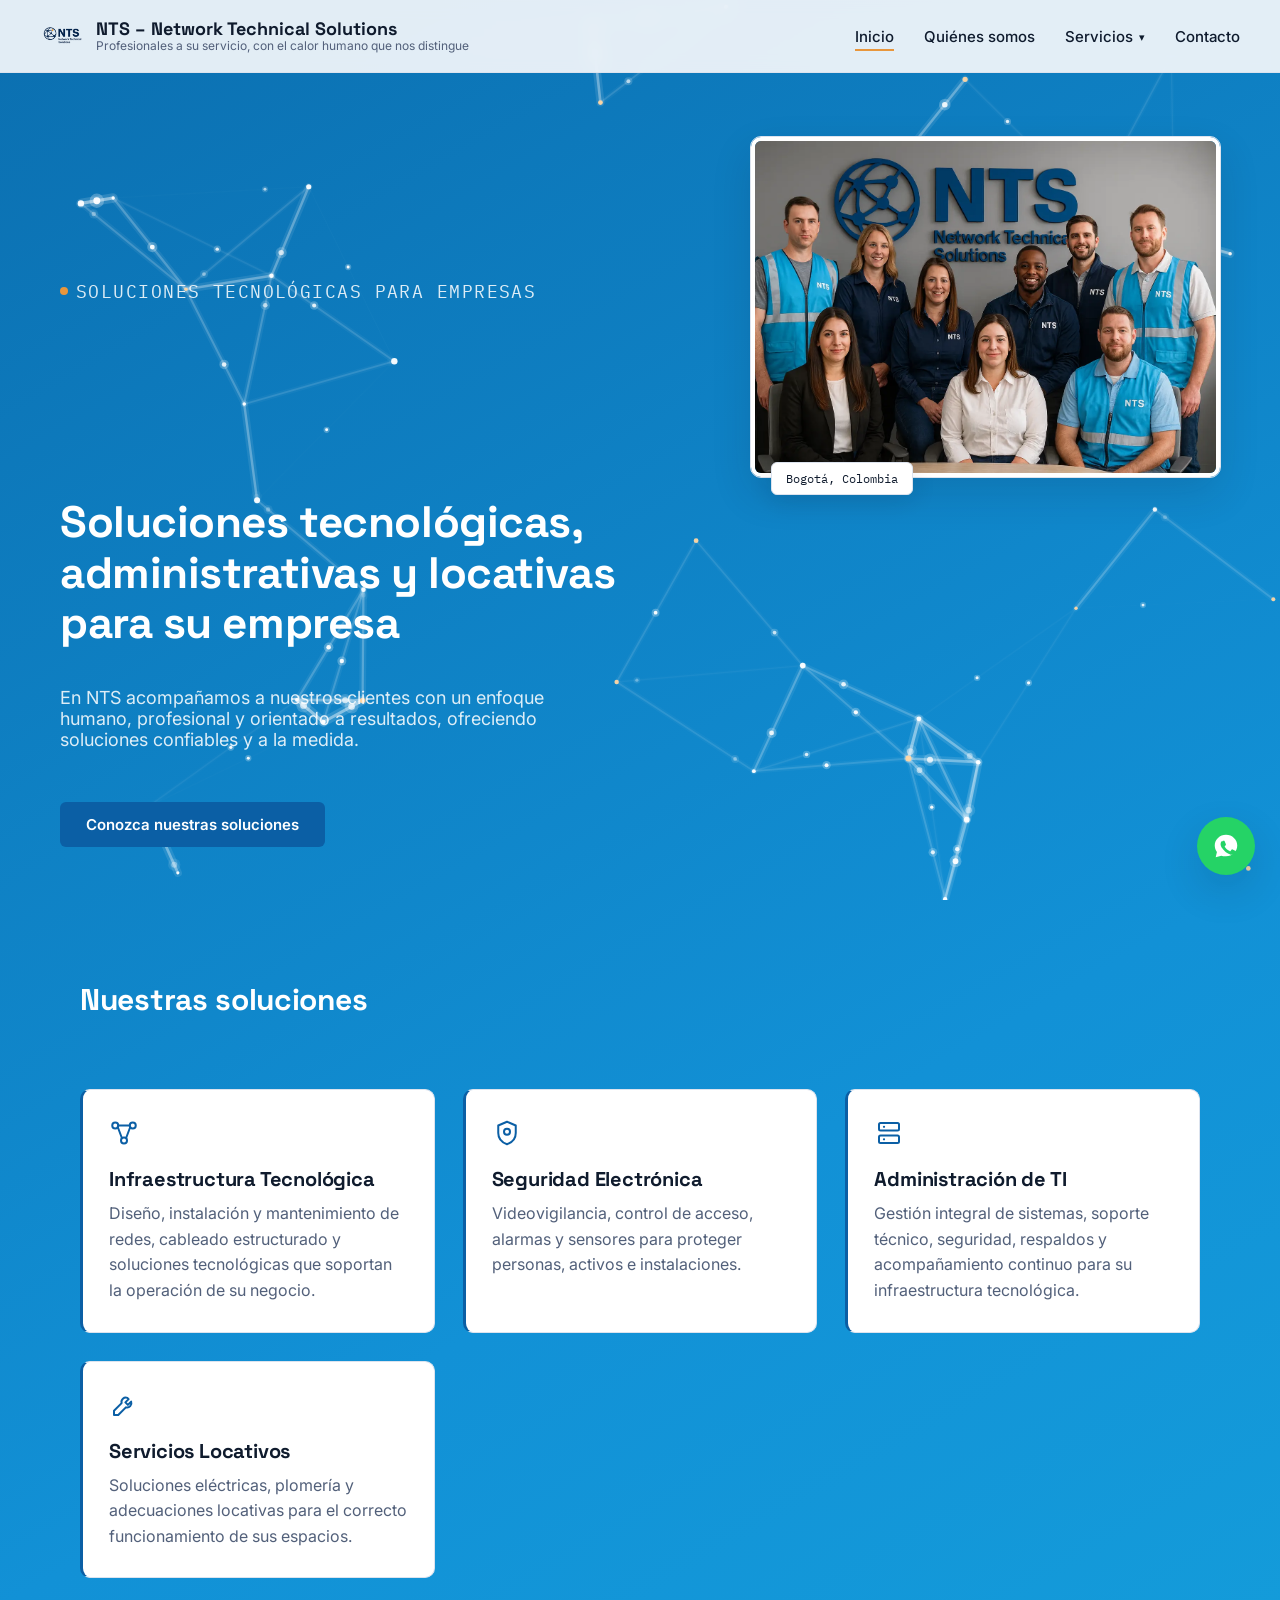
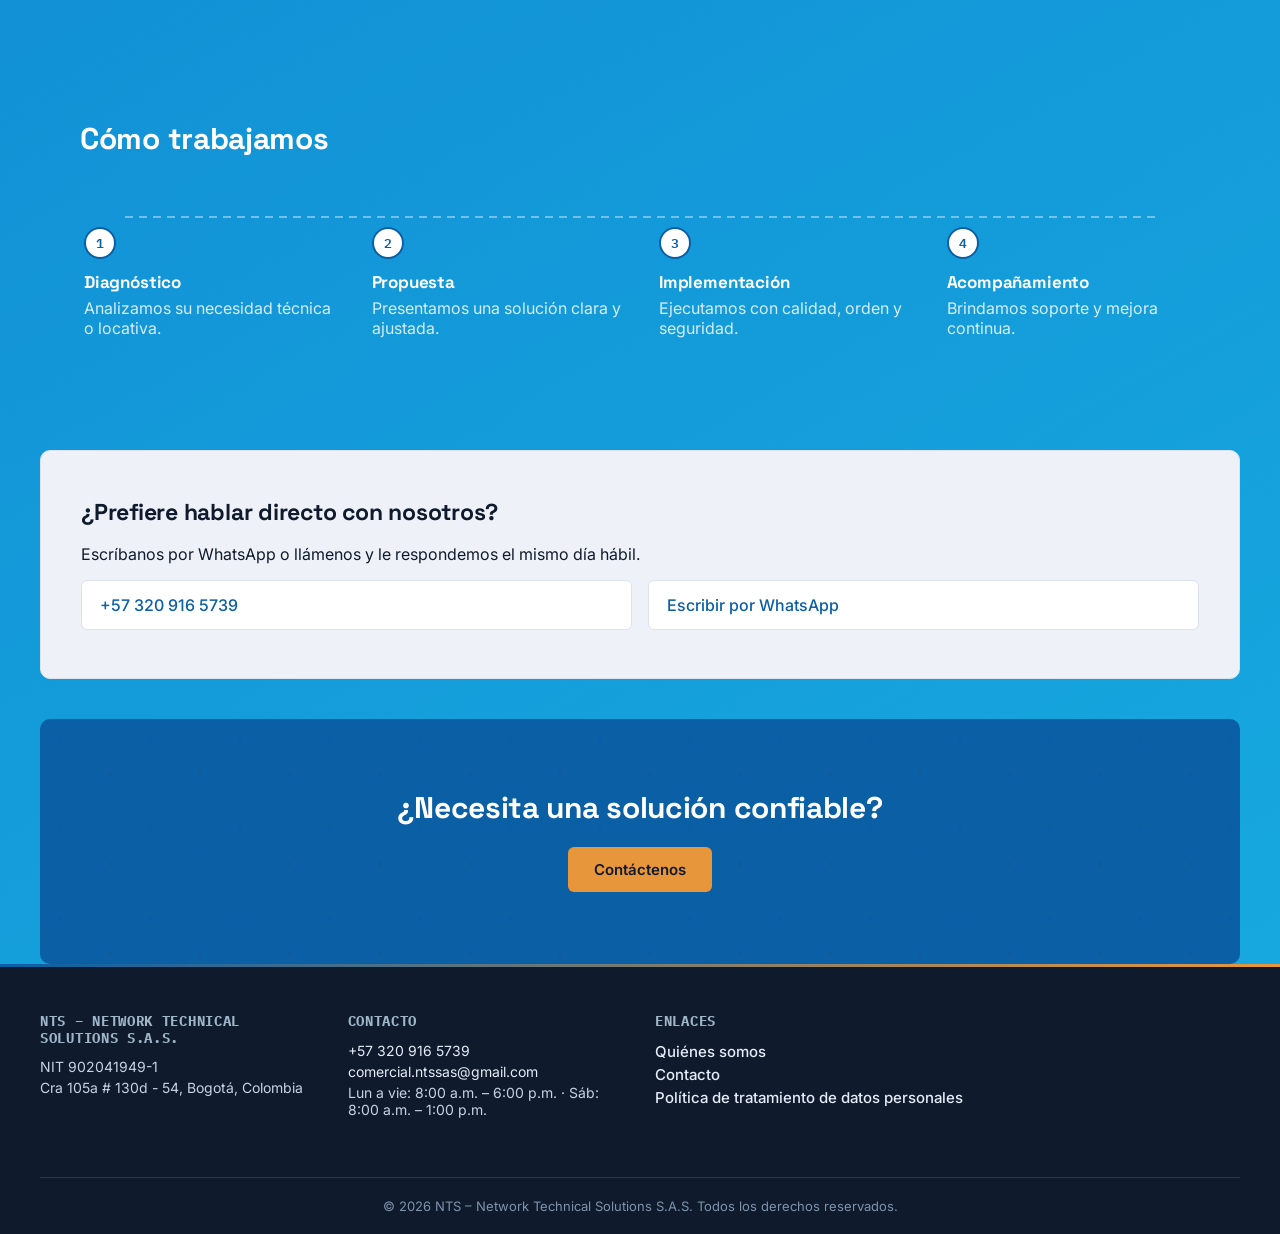
<file: index.html>
<!DOCTYPE html>
<html lang="es">
<head>
    <meta charset="UTF-8">
    <title>NTS – Network Technical Solutions | Infraestructura, seguridad y TI</title>
    <meta name="viewport" content="width=device-width, initial-scale=1.0">
    <meta name="description" content="Soluciones de infraestructura tecnológica, seguridad electrónica, administración de TI y servicios locativos para empresas en Colombia. Profesionales con calor humano.">
    <link rel="canonical" href="https://ntssas.com/index.html">

    <link rel="icon" href="img/favicon.ico" sizes="any">
    <link rel="icon" type="image/png" sizes="32x32" href="img/favicon-32.png">
    <link rel="apple-touch-icon" href="img/apple-touch-icon.png">

    <!-- Open Graph -->
    <meta property="og:type" content="website">
    <meta property="og:title" content="NTS – Network Technical Solutions | Infraestructura, seguridad y TI">
    <meta property="og:description" content="Soluciones de infraestructura tecnológica, seguridad electrónica, administración de TI y servicios locativos para empresas en Colombia. Profesionales con calor humano.">
    <meta property="og:image" content="https://ntssas.com/img/og-image.webp">
    <meta property="og:url" content="https://ntssas.com/index.html">
    <meta property="og:locale" content="es_CO">
    <meta property="og:site_name" content="NTS &ndash; Network Technical Solutions">

    <!-- Twitter Card -->
    <meta name="twitter:card" content="summary_large_image">
    <meta name="twitter:title" content="NTS – Network Technical Solutions | Infraestructura, seguridad y TI">
    <meta name="twitter:description" content="Soluciones de infraestructura tecnológica, seguridad electrónica, administración de TI y servicios locativos para empresas en Colombia. Profesionales con calor humano.">
    <meta name="twitter:image" content="https://ntssas.com/img/og-image.webp">

    <link rel="preconnect" href="https://fonts.googleapis.com">
    <link rel="preconnect" href="https://fonts.gstatic.com" crossorigin>
    <link href="https://fonts.googleapis.com/css2?family=Space+Grotesk:wght@500;600;700&family=Inter:wght@400;500;600&family=IBM+Plex+Mono:wght@500&display=swap" rel="stylesheet">

    <link rel="stylesheet" href="css/styles.css">
    <script src="js/analytics.js"></script>
    <script type="application/ld+json">
    {
      "@context": "https://schema.org",
      "@type": "LocalBusiness",
      "name": "NTS \u2013 Network Technical Solutions S.A.S",
      "image": "https://ntssas.com/img/og-image.webp",
      "url": "https://ntssas.com/",
      "telephone": "+57-320-916-5739",
      "email": "comercial.ntssas@gmail.com",
      "taxID": "902041949-1",
      "priceRange": "$$",
      "address": {
        "@type": "PostalAddress",
        "streetAddress": "Cra 105a # 130d - 54",
        "addressLocality": "Bogot\u00e1",
        "addressRegion": "Bogot\u00e1 D.C.",
        "addressCountry": "CO"
      },
      "openingHoursSpecification": [
        {
          "@type": "OpeningHoursSpecification",
          "dayOfWeek": ["Monday", "Tuesday", "Wednesday", "Thursday", "Friday"],
          "opens": "08:00",
          "closes": "18:00"
        },
        {
          "@type": "OpeningHoursSpecification",
          "dayOfWeek": ["Saturday"],
          "opens": "08:00",
          "closes": "13:00"
        }
      ],
      "sameAs": []
    }
    </script>
</head>

<body>
<canvas id="fondo-red" aria-hidden="true"></canvas>

<header>
    <figure class="logo">
        <img src="img/logo-nts.webp" alt="Logo NTS – Network Technical Solutions" width="220" height="220">
        <figcaption class="logo-text">
            <p class="brand-name">NTS &ndash; Network Technical Solutions</p>
            <p>Profesionales a su servicio, con el calor humano que nos distingue</p>
        </figcaption>
    </figure>

    <nav class="main-nav">
    <ul>
        <li><a href="index.html" aria-current="page">Inicio</a></li>
        <li><a href="quienes-somos.html">Quiénes somos</a></li>
            <li class="dropdown">
            <button type="button" class="dropdown-toggle" aria-haspopup="true" aria-expanded="false" id="menu-servicios-btn">
                Servicios <span class="chevron" aria-hidden="true">&#9662;</span>
            </button>
            <ul class="dropdown-content" role="menu" aria-labelledby="menu-servicios-btn">
                    <li role="none"><a role="menuitem" href="servicios-infraestructura.html">Infraestructura Tecnológica</a></li>
                    <li role="none"><a role="menuitem" href="servicios-seguridad-electronica.html">Seguridad Electrónica</a></li>
                    <li role="none"><a role="menuitem" href="servicios-administracion-ti.html">Administración de TI</a></li>
                    <li role="none"><a role="menuitem" href="servicios-locativos.html">Servicios Locativos</a></li>
                </ul>
        </li>
        <li><a href="contacto.html">Contacto</a></li>
    
    </ul>
    </nav>
</header>

<main>

<!-- HERO -->
<section class="hero">
    <p class="eyebrow">Soluciones tecnológicas para empresas</p>
    <h1>Soluciones tecnol&oacute;gicas, administrativas y locativas para su empresa</h1>
    <p>
        En NTS acompa&ntilde;amos a nuestros clientes con un enfoque humano, profesional
        y orientado a resultados, ofreciendo soluciones confiables y a la medida.
    </p>
    <a href="servicios-infraestructura.html" class="btn">Conozca nuestras soluciones</a>

    <figure class="hero-visual">
        <img src="img/foto-corporativa-2.webp" alt="Equipo de NTS en oficina" width="1400" height="933" loading="eager" fetchpriority="high">
        <figcaption>Bogotá, Colombia</figcaption>
    </figure>
</section>

<!-- SERVICIOS -->
<section class="services-grid">
    <h2 class="section-title">Nuestras soluciones</h2>

    <article class="service-box">
            <svg class="service-icon" viewBox="0 0 24 24" fill="none" stroke="currentColor" stroke-width="1.6" stroke-linecap="round" stroke-linejoin="round" aria-hidden="true"><circle cx="5" cy="6" r="2.4"/><circle cx="19" cy="6" r="2.4"/><circle cx="12" cy="18" r="2.4"/><path d="M7 7.2 10.3 16M17 7.2 13.7 16M7.4 6h9.2"/></svg>
            <h3>Infraestructura Tecnol&oacute;gica</h3>
            <p>
                Dise&ntilde;o, instalaci&oacute;n y mantenimiento de redes, cableado estructurado
                y soluciones tecnol&oacute;gicas que soportan la operaci&oacute;n de su negocio.
            </p>
        </article>

        <article class="service-box">
            <svg class="service-icon" viewBox="0 0 24 24" fill="none" stroke="currentColor" stroke-width="1.6" stroke-linecap="round" stroke-linejoin="round" aria-hidden="true"><path d="M12 3l7 3v6c0 4.4-3 7.6-7 9-4-1.4-7-4.6-7-9V6l7-3z"/><circle cx="12" cy="11" r="2.4"/></svg>
            <h3>Seguridad Electr&oacute;nica</h3>
            <p>
                Videovigilancia, control de acceso, alarmas y sensores para proteger
                personas, activos e instalaciones.
            </p>
        </article>

        <article class="service-box">
            <svg class="service-icon" viewBox="0 0 24 24" fill="none" stroke="currentColor" stroke-width="1.6" stroke-linecap="round" stroke-linejoin="round" aria-hidden="true"><rect x="4" y="4" width="16" height="6" rx="1.2"/><rect x="4" y="14" width="16" height="6" rx="1.2"/><circle cx="8" cy="7" r="0.9" fill="currentColor" stroke="none"/><circle cx="8" cy="17" r="0.9" fill="currentColor" stroke="none"/></svg>
            <h3>Administraci&oacute;n de TI</h3>
            <p>
                Gesti&oacute;n integral de sistemas, soporte t&eacute;cnico, seguridad,
                respaldos y acompa&ntilde;amiento continuo para su infraestructura tecnol&oacute;gica.
            </p>
        </article>

        <article class="service-box">
            <svg class="service-icon" viewBox="0 0 24 24" fill="none" stroke="currentColor" stroke-width="1.6" stroke-linecap="round" stroke-linejoin="round" aria-hidden="true"><path d="M14.7 6.3a3.5 3.5 0 0 0-4.6 4.2L4 16.6V20h3.4l6.1-6.1a3.5 3.5 0 0 0 4.2-4.6l-2.6 2.6-2-2 2.6-2.6z"/></svg>
            <h3>Servicios Locativos</h3>
            <p>
                Soluciones el&eacute;ctricas, plomer&iacute;a y adecuaciones locativas
                para el correcto funcionamiento de sus espacios.
            </p>
        </article></section>

<!-- PROCESO -->
<section>
    <h2 class="section-title">C&oacute;mo trabajamos</h2>

    <ol class="process">
    <li class="process-step">
            <span class="step-number">1</span>
            <h3>Diagn&oacute;stico</h3>
            <p>Analizamos su necesidad t&eacute;cnica o locativa.</p>
        </li>

        <li class="process-step">
            <span class="step-number">2</span>
            <h3>Propuesta</h3>
            <p>Presentamos una soluci&oacute;n clara y ajustada.</p>
        </li>

        <li class="process-step">
            <span class="step-number">3</span>
            <h3>Implementaci&oacute;n</h3>
            <p>Ejecutamos con calidad, orden y seguridad.</p>
        </li>

        <li class="process-step">
            <span class="step-number">4</span>
            <h3>Acompa&ntilde;amiento</h3>
            <p>Brindamos soporte y mejora continua.</p>
        </li></ol>
</section>

<!-- CONTACTO RÁPIDO -->
<aside aria-labelledby="contacto-rapido-titulo">
    <h2 id="contacto-rapido-titulo" class="section-title">&iquest;Prefiere hablar directo con nosotros?</h2>
    <p>Escr&iacute;banos por WhatsApp o ll&aacute;menos y le respondemos el mismo d&iacute;a h&aacute;bil.</p>
    <ul class="quick-contact">
        <li><a href="tel:+573209165739">+57 320 916 5739</a></li>
        <li><a href="https://wa.me/573215855417?text=Hola%2C%20quiero%20informaci%C3%B3n%20sobre%20los%20servicios%20de%20NTS" target="_blank" rel="noopener noreferrer">Escribir por WhatsApp</a></li>
    </ul>
</aside>

<!-- CTA -->
<section class="cta">
    <h2>&iquest;Necesita una soluci&oacute;n confiable?</h2>
    <a href="contacto.html" class="btn btn--amber">Cont&aacute;ctenos</a>
</section>

</main>

<footer>
    <section>
        <h3>NTS &ndash; Network Technical Solutions S.A.S.</h3>
        <address>
            <p>NIT 902041949-1</p>
            <p>Cra 105a # 130d - 54, Bogot&aacute;, Colombia</p>
        </address>
    </section>
    <section>
        <h3>Contacto</h3>
        <address>
            <p><a href="tel:+573209165739">+57 320 916 5739</a></p>
            <p><a href="mailto:comercial.ntssas@gmail.com">comercial.ntssas@gmail.com</a></p>
            <p>Lun a vie: 8:00 a.m. &ndash; 6:00 p.m. &middot; S&aacute;b: 8:00 a.m. &ndash; 1:00 p.m.</p>
        </address>
    </section>
    <nav aria-label="Enlaces del pie de p&aacute;gina">
        <h3>Enlaces</h3>
        <p><a href="quienes-somos.html">Qui&eacute;nes somos</a></p>
        <p><a href="contacto.html">Contacto</a></p>
        <p><a href="politica-tratamiento-datos.html">Pol&iacute;tica de tratamiento de datos personales</a></p>
    </nav>
    <p class="footer-bottom">
        &copy; 2026 NTS &ndash; Network Technical Solutions S.A.S. Todos los derechos reservados.
    </p>
</footer>

<a href="https://wa.me/573209165739?text=Hola%2C%20quiero%20informaci%C3%B3n%20sobre%20los%20servicios%20de%20NTS"
   class="whatsapp"
   target="_blank"
   rel="noopener"
   aria-label="Escribir por WhatsApp">
    <img src="img/chat-icon.svg" width="32" height="32" alt="" aria-hidden="true">
</a>

<script src="js/fondo-red.js" defer></script>
<script src="js/nav.js"></script>
</body>
</html>
</file>
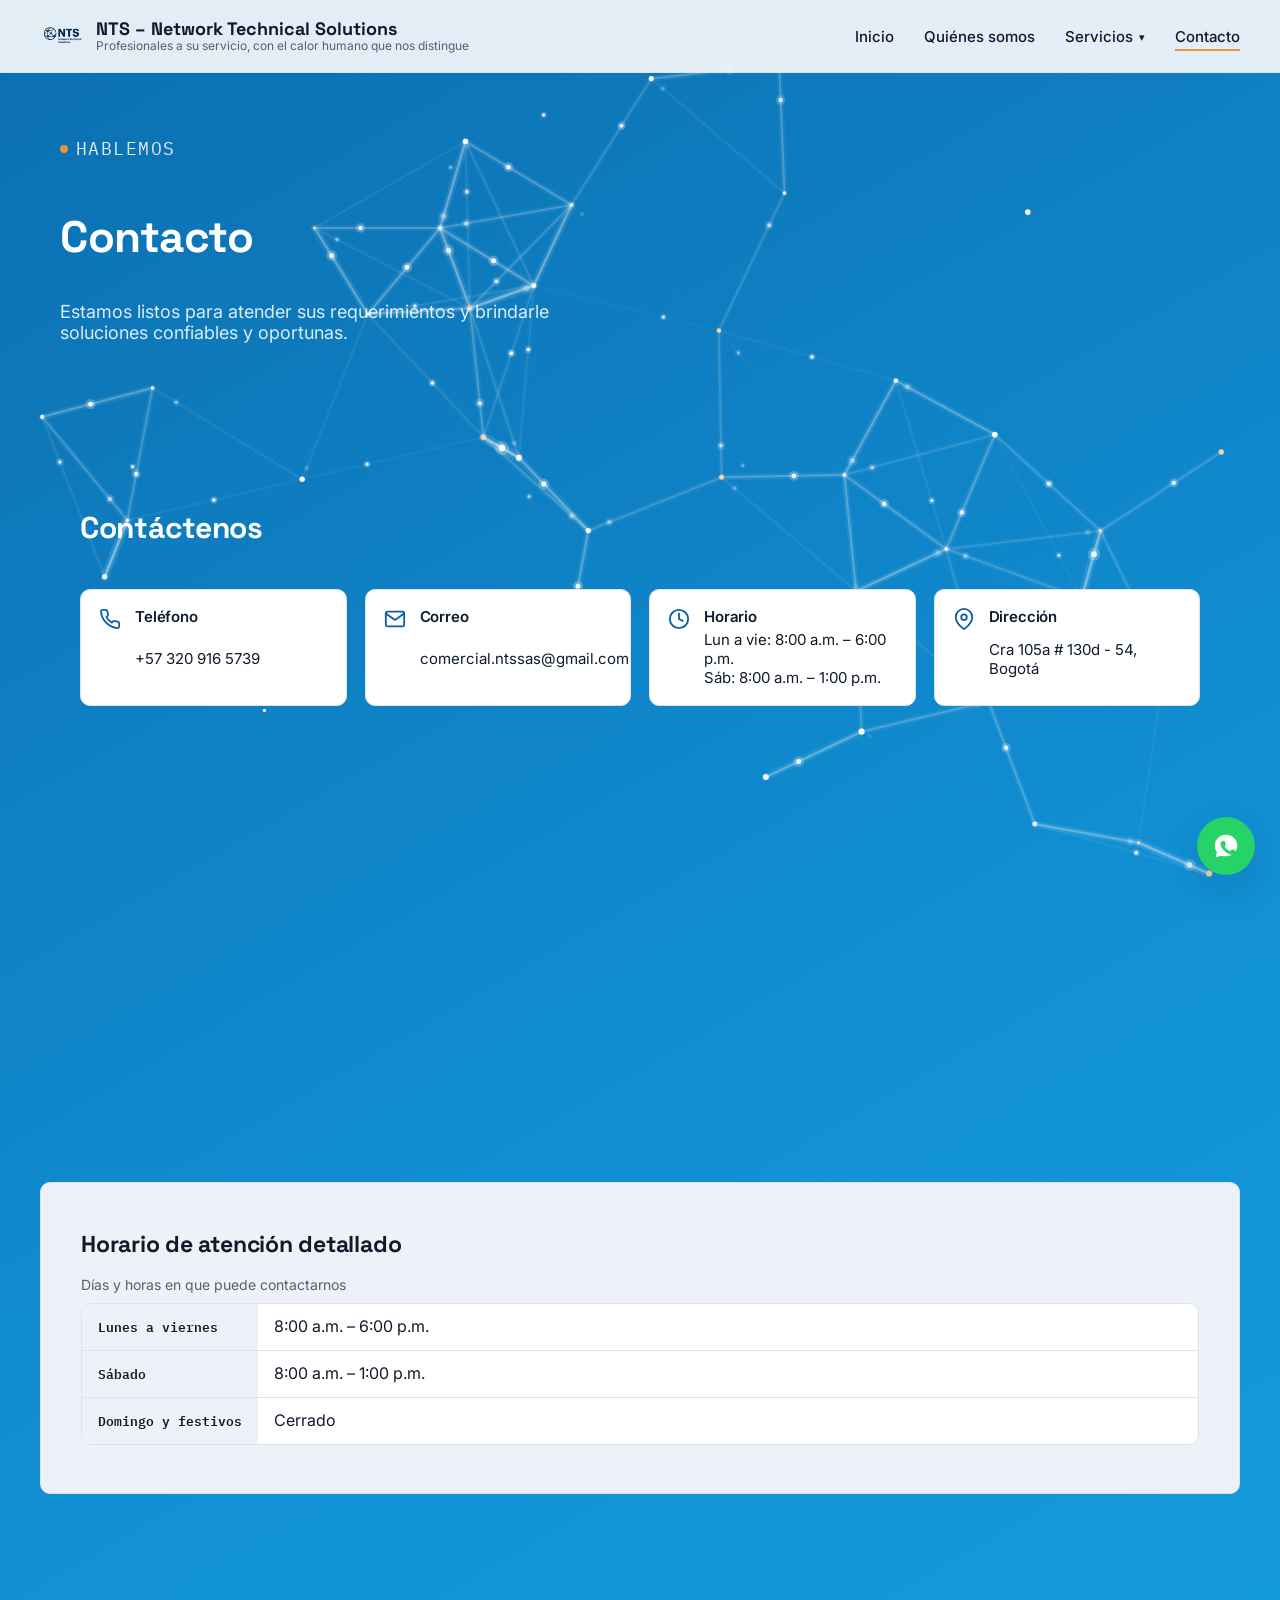
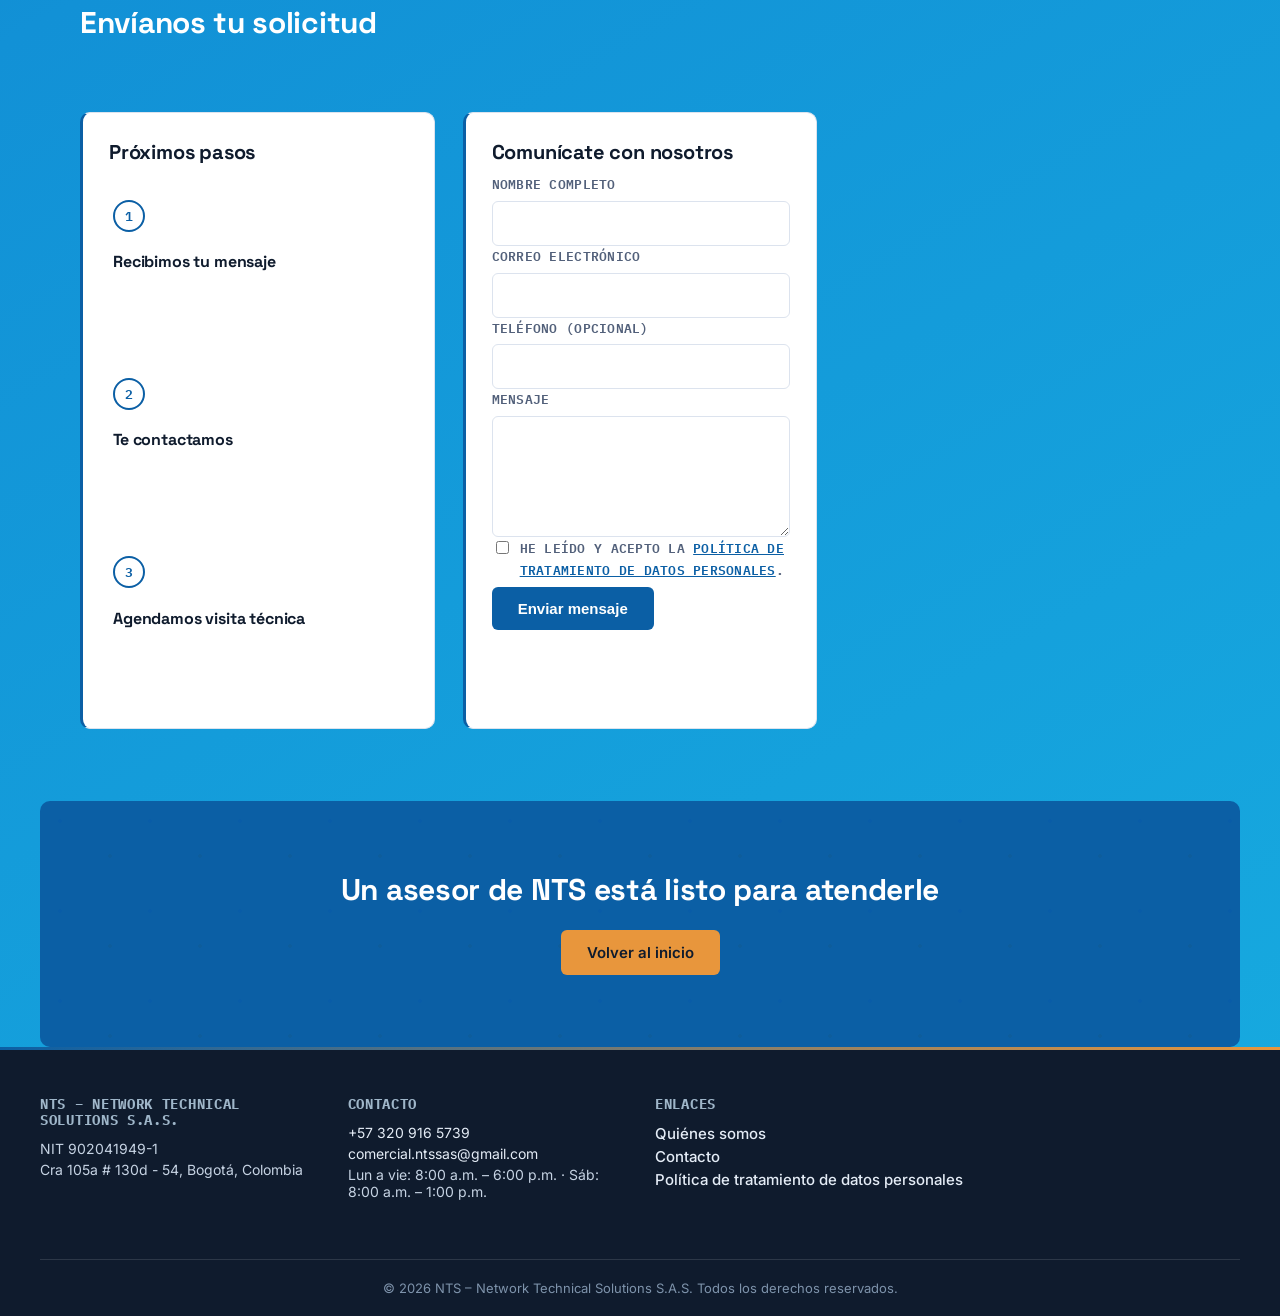
<file: contacto.html>
<!DOCTYPE html>
<html lang="es">
<head>
    <meta charset="UTF-8">
    <title>Contacto | NTS – Network Technical Solutions</title>
    <meta name="viewport" content="width=device-width, initial-scale=1.0">
    <meta name="description" content="Comuníquese con NTS para solicitar asesoría en infraestructura tecnológica, seguridad electrónica, TI o servicios locativos. Teléfono, correo y formulario de contacto.">
    <link rel="canonical" href="https://ntssas.com/contacto.html">

    <link rel="icon" href="img/favicon.ico" sizes="any">
    <link rel="icon" type="image/png" sizes="32x32" href="img/favicon-32.png">
    <link rel="apple-touch-icon" href="img/apple-touch-icon.png">

    <!-- Open Graph -->
    <meta property="og:type" content="website">
    <meta property="og:title" content="Contacto | NTS – Network Technical Solutions">
    <meta property="og:description" content="Comuníquese con NTS para solicitar asesoría en infraestructura tecnológica, seguridad electrónica, TI o servicios locativos. Teléfono, correo y formulario de contacto.">
    <meta property="og:image" content="https://ntssas.com/img/og-image.webp">
    <meta property="og:url" content="https://ntssas.com/contacto.html">
    <meta property="og:locale" content="es_CO">
    <meta property="og:site_name" content="NTS &ndash; Network Technical Solutions">

    <!-- Twitter Card -->
    <meta name="twitter:card" content="summary_large_image">
    <meta name="twitter:title" content="Contacto | NTS – Network Technical Solutions">
    <meta name="twitter:description" content="Comuníquese con NTS para solicitar asesoría en infraestructura tecnológica, seguridad electrónica, TI o servicios locativos. Teléfono, correo y formulario de contacto.">
    <meta name="twitter:image" content="https://ntssas.com/img/og-image.webp">
    <script src="js/contact-form.js" defer></script>

    <link rel="preconnect" href="https://fonts.googleapis.com">
    <link rel="preconnect" href="https://fonts.gstatic.com" crossorigin>
    <link href="https://fonts.googleapis.com/css2?family=Space+Grotesk:wght@500;600;700&family=Inter:wght@400;500;600&family=IBM+Plex+Mono:wght@500&display=swap" rel="stylesheet">

    <link rel="stylesheet" href="css/styles.css">
    <script src="js/analytics.js"></script>
    <script type="application/ld+json">
    {
      "@context": "https://schema.org",
      "@type": "LocalBusiness",
      "name": "NTS \u2013 Network Technical Solutions S.A.S",
      "image": "https://ntssas.com/img/og-image.webp",
      "url": "https://ntssas.com/",
      "telephone": "+57-320-916-5739",
      "email": "comercial.ntssas@gmail.com",
      "taxID": "902041949-1",
      "priceRange": "$$",
      "address": {
        "@type": "PostalAddress",
        "streetAddress": "Cra 105a # 130d - 54",
        "addressLocality": "Bogot\u00e1",
        "addressRegion": "Bogot\u00e1 D.C.",
        "addressCountry": "CO"
      },
      "openingHoursSpecification": [
        {
          "@type": "OpeningHoursSpecification",
          "dayOfWeek": ["Monday", "Tuesday", "Wednesday", "Thursday", "Friday"],
          "opens": "08:00",
          "closes": "18:00"
        },
        {
          "@type": "OpeningHoursSpecification",
          "dayOfWeek": ["Saturday"],
          "opens": "08:00",
          "closes": "13:00"
        }
      ],
      "sameAs": []
    }
    </script>
</head>

<body>
<canvas id="fondo-red" aria-hidden="true"></canvas>

<header>
    <figure class="logo">
        <img src="img/logo-nts.webp" alt="Logo NTS – Network Technical Solutions" width="220" height="220">
        <figcaption class="logo-text">
            <p class="brand-name">NTS &ndash; Network Technical Solutions</p>
            <p>Profesionales a su servicio, con el calor humano que nos distingue</p>
        </figcaption>
    </figure>

    <nav class="main-nav">
    <ul>
        <li><a href="index.html">Inicio</a></li>
        <li><a href="quienes-somos.html">Quiénes somos</a></li>
            <li class="dropdown">
            <button type="button" class="dropdown-toggle" aria-haspopup="true" aria-expanded="false" id="menu-servicios-btn">
                Servicios <span class="chevron" aria-hidden="true">&#9662;</span>
            </button>
            <ul class="dropdown-content" role="menu" aria-labelledby="menu-servicios-btn">
                    <li role="none"><a role="menuitem" href="servicios-infraestructura.html">Infraestructura Tecnológica</a></li>
                    <li role="none"><a role="menuitem" href="servicios-seguridad-electronica.html">Seguridad Electrónica</a></li>
                    <li role="none"><a role="menuitem" href="servicios-administracion-ti.html">Administración de TI</a></li>
                    <li role="none"><a role="menuitem" href="servicios-locativos.html">Servicios Locativos</a></li>
                </ul>
        </li>
        <li><a href="contacto.html" aria-current="page">Contacto</a></li>
    
    </ul>
    </nav>
</header>

<main>

<!-- HERO -->
<section class="hero">
    <p class="eyebrow">Hablemos</p>
    <h1>Contacto</h1>
    <p>
        Estamos listos para atender sus requerimientos y brindarle
        soluciones confiables y oportunas.
    </p>
</section>

<!-- CONTACTO -->
<section>
    <h2 class="section-title">Cont&aacute;ctenos</h2>

    <ul class="contact-cards">
        <li class="contact-card">
            <svg class="icon" viewBox="0 0 24 24" fill="none" stroke="currentColor" stroke-width="2" stroke-linecap="round" stroke-linejoin="round" aria-hidden="true"><path d="M22 16.92v3a2 2 0 0 1-2.18 2 19.79 19.79 0 0 1-8.63-3.07 19.5 19.5 0 0 1-6-6 19.79 19.79 0 0 1-3.07-8.67A2 2 0 0 1 4.11 2h3a2 2 0 0 1 2 1.72c.127.96.362 1.903.7 2.81a2 2 0 0 1-.45 2.11L8.09 9.91a16 16 0 0 0 6 6l1.27-1.27a2 2 0 0 1 2.11-.45c.907.338 1.85.573 2.81.7A2 2 0 0 1 22 16.92z"/></svg>
            <h3>Tel&eacute;fono</h3>
            <p><a href="tel:+573209165739">+57 320 916 5739</a></p>
        </li>
        <li class="contact-card">
            <svg class="icon" viewBox="0 0 24 24" fill="none" stroke="currentColor" stroke-width="2" stroke-linecap="round" stroke-linejoin="round" aria-hidden="true"><path d="M4 4h16v16H4z" stroke="none"/><path d="M22 6 12 13 2 6"/><rect x="2" y="4" width="20" height="16" rx="2"/></svg>
            <h3>Correo</h3>
            <p><a href="mailto:comercial.ntssas@gmail.com">comercial.ntssas@gmail.com</a></p>
        </li>
        <li class="contact-card">
            <svg class="icon" viewBox="0 0 24 24" fill="none" stroke="currentColor" stroke-width="2" stroke-linecap="round" stroke-linejoin="round" aria-hidden="true"><circle cx="12" cy="12" r="10"/><path d="M12 6v6l4 2"/></svg>
            <h3>Horario</h3>
            <p>Lun a vie: 8:00 a.m. &ndash; 6:00 p.m.</p>
            <p>S&aacute;b: 8:00 a.m. &ndash; 1:00 p.m.</p>
        </li>
        <li class="contact-card">
            <svg class="icon" viewBox="0 0 24 24" fill="none" stroke="currentColor" stroke-width="2" stroke-linecap="round" stroke-linejoin="round" aria-hidden="true"><path d="M21 10c0 7-9 13-9 13s-9-6-9-13a9 9 0 0 1 18 0z"/><circle cx="12" cy="10" r="3"/></svg>
            <h3>Direcci&oacute;n</h3>
            <p>Cra 105a # 130d - 54, Bogot&aacute;</p>
        </li>
    </ul>

    <iframe
        class="map-embed"
        title="Ubicaci&oacute;n de NTS &ndash; Network Technical Solutions"
        src="https://www.google.com/maps?q=Cra+105a+%23+130d+-+54%2C+Bogot%C3%A1%2C+Colombia&output=embed"
        loading="lazy"
        referrerpolicy="no-referrer-when-downgrade">
    </iframe>
</section>

<!-- HORARIO DETALLADO -->
<aside aria-labelledby="horario-titulo">
    <h2 id="horario-titulo" class="section-title">Horario de atenci&oacute;n detallado</h2>
    <p class="schedule-caption">D&iacute;as y horas en que puede contactarnos</p>
    <dl class="schedule-list">
        <dt>Lunes a viernes</dt>
        <dd>8:00 a.m. &ndash; 6:00 p.m.</dd>
        <dt>S&aacute;bado</dt>
        <dd>8:00 a.m. &ndash; 1:00 p.m.</dd>
        <dt>Domingo y festivos</dt>
        <dd>Cerrado</dd>
    </dl>
</aside>

<!-- FORMULARIO Y PROCESO -->
<section class="services-grid">
    <h2 class="section-title">Env&iacute;anos tu solicitud</h2>

    <article class="service-box">
        <h3>Pr&oacute;ximos pasos</h3>
        <ol class="process" style="grid-template-columns:1fr;">
            <li class="process-step">
                <span class="step-number" aria-hidden="true">1</span>
                <h4>Recibimos tu mensaje</h4>
                <p>Tu solicitud llega directamente a nuestro equipo comercial.</p>
            </li>
            <li class="process-step">
                <span class="step-number" aria-hidden="true">2</span>
                <h4>Te contactamos</h4>
                <p>Un asesor de NTS te escribe o llama en menos de 24 horas h&aacute;biles.</p>
            </li>
            <li class="process-step">
                <span class="step-number" aria-hidden="true">3</span>
                <h4>Agendamos visita t&eacute;cnica</h4>
                <p>Coordinamos una visita o reuni&oacute;n para entender a fondo tu necesidad.</p>
            </li>
        </ol>
    </article>

    <article class="service-box">
        <h3>Comun&iacute;cate con nosotros</h3>

        <form class="contact-form" action="https://formspree.io/f/mgonoewr" method="POST">

            <p class="form-field">
                <label for="nombre">Nombre completo</label>
                <input type="text" id="nombre" name="nombre" required minlength="3">
            </p>

            <p class="form-field">
                <label for="email">Correo electr&oacute;nico</label>
                <input type="email" id="email" name="email" required>
            </p>

            <p class="form-field">
                <label for="telefono">Tel&eacute;fono (opcional)</label>
                <input type="tel" id="telefono" name="telefono">
            </p>

            <p class="form-field">
                <label for="mensaje">Mensaje</label>
                <textarea id="mensaje" name="mensaje" rows="5" required minlength="10"></textarea>
            </p>

            <!-- Honeypot anti-spam: campo oculto, invisible para personas -->
            <p class="hp-field" aria-hidden="true">
                <label for="sitio_web">No completar este campo</label>
                <input type="text" id="sitio_web" name="sitio_web" tabindex="-1" autocomplete="off">
            </p>

            <label class="form-check">
                <input type="checkbox" id="privacidad" name="privacidad" required>
                <span>He le&iacute;do y acepto la <a href="politica-tratamiento-datos.html" target="_blank" rel="noopener noreferrer">pol&iacute;tica de tratamiento de datos personales</a>.</span>
            </label>

            <button type="submit" class="btn">Enviar mensaje</button>
            <p class="form-status" role="status" aria-live="polite"></p>
        </form>
    </article>

</section>

<!-- CTA -->
<section class="cta">
    <h2>Un asesor de NTS est&aacute; listo para atenderle</h2>
    <a href="index.html" class="btn btn--amber">Volver al inicio</a>
</section>

</main>

<footer>
    <section>
        <h3>NTS &ndash; Network Technical Solutions S.A.S.</h3>
        <address>
            <p>NIT 902041949-1</p>
            <p>Cra 105a # 130d - 54, Bogot&aacute;, Colombia</p>
        </address>
    </section>
    <section>
        <h3>Contacto</h3>
        <address>
            <p><a href="tel:+573209165739">+57 320 916 5739</a></p>
            <p><a href="mailto:comercial.ntssas@gmail.com">comercial.ntssas@gmail.com</a></p>
            <p>Lun a vie: 8:00 a.m. &ndash; 6:00 p.m. &middot; S&aacute;b: 8:00 a.m. &ndash; 1:00 p.m.</p>
        </address>
    </section>
    <nav aria-label="Enlaces del pie de p&aacute;gina">
        <h3>Enlaces</h3>
        <p><a href="quienes-somos.html">Qui&eacute;nes somos</a></p>
        <p><a href="contacto.html">Contacto</a></p>
        <p><a href="politica-tratamiento-datos.html">Pol&iacute;tica de tratamiento de datos personales</a></p>
    </nav>
    <p class="footer-bottom">
        &copy; 2026 NTS &ndash; Network Technical Solutions S.A.S. Todos los derechos reservados.
    </p>
</footer>

<a href="https://wa.me/573209165739?text=Hola%2C%20quiero%20informaci%C3%B3n%20sobre%20los%20servicios%20de%20NTS"
   class="whatsapp"
   target="_blank"
   rel="noopener"
   aria-label="Escribir por WhatsApp">
    <img src="img/chat-icon.svg" width="32" height="32" alt="" aria-hidden="true">
</a>

<script src="js/fondo-red.js" defer></script>
<script src="js/nav.js"></script>
</body>
</html>
</file>
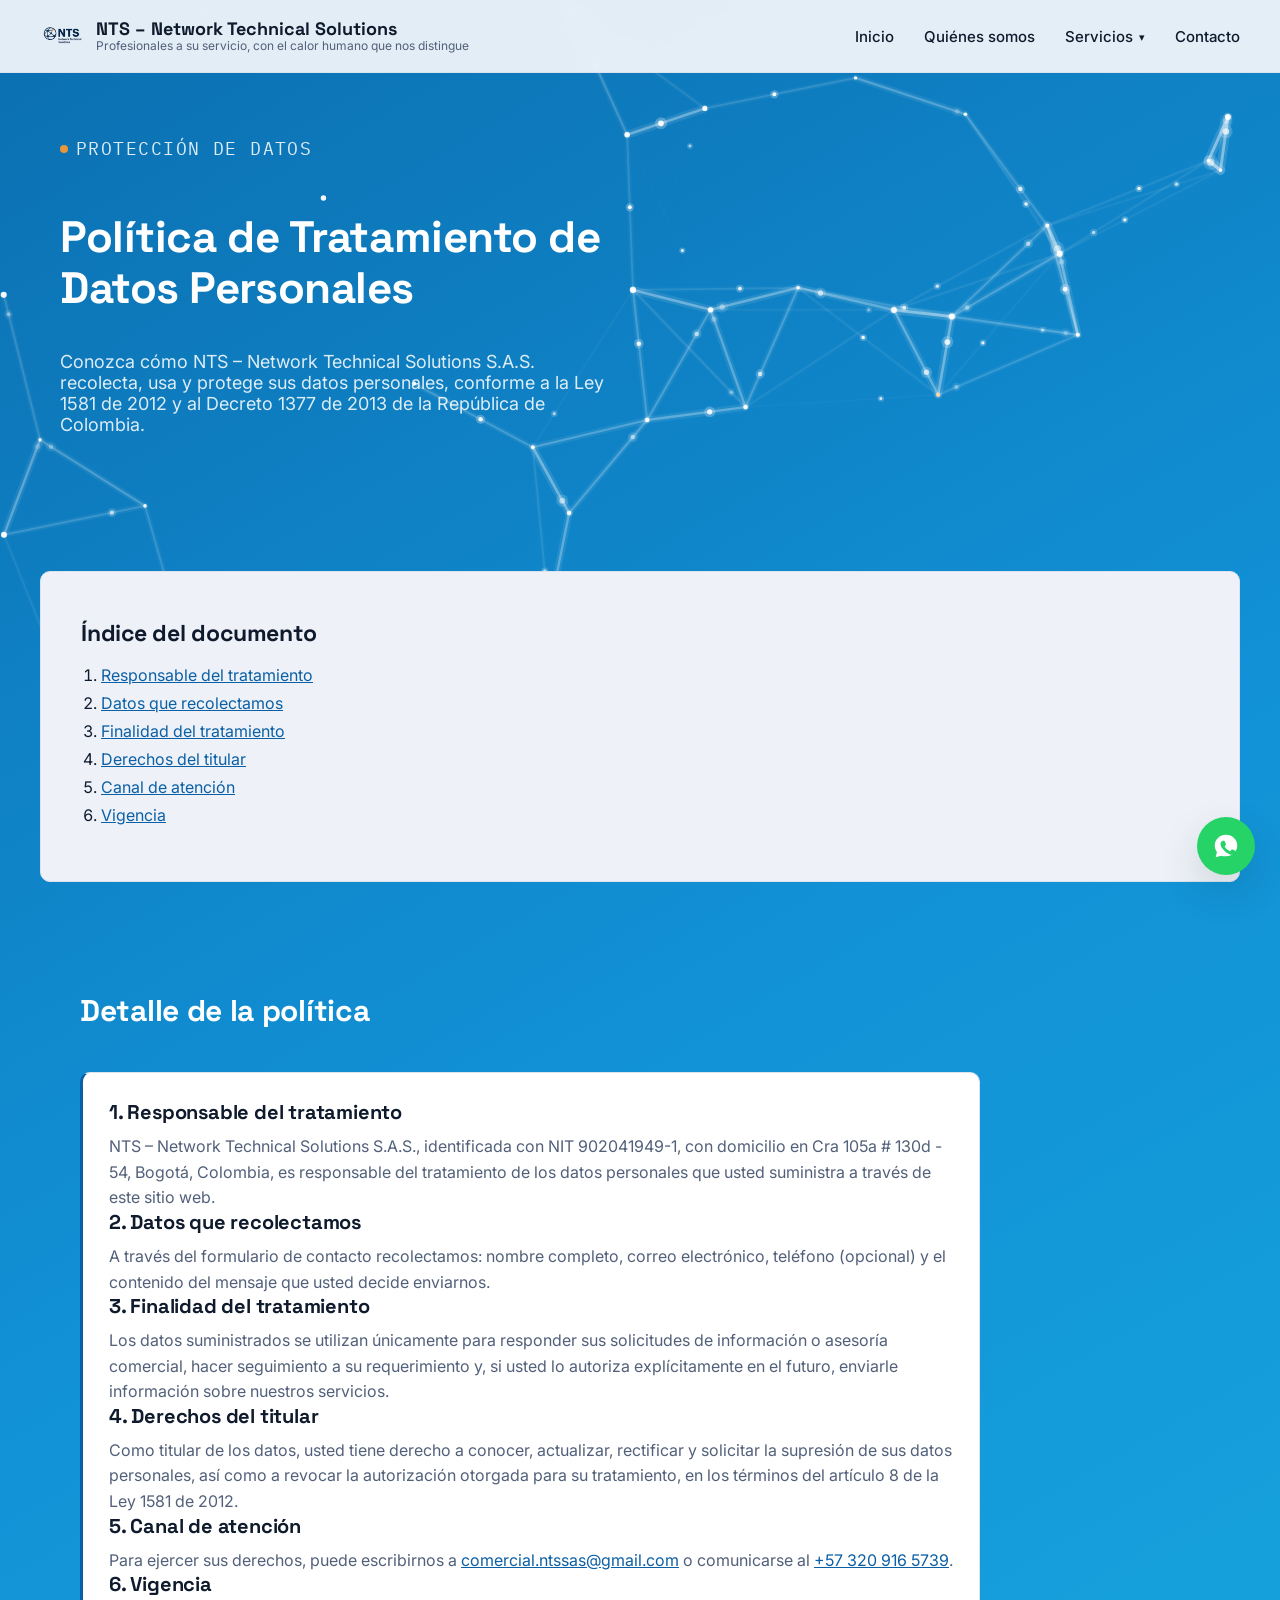
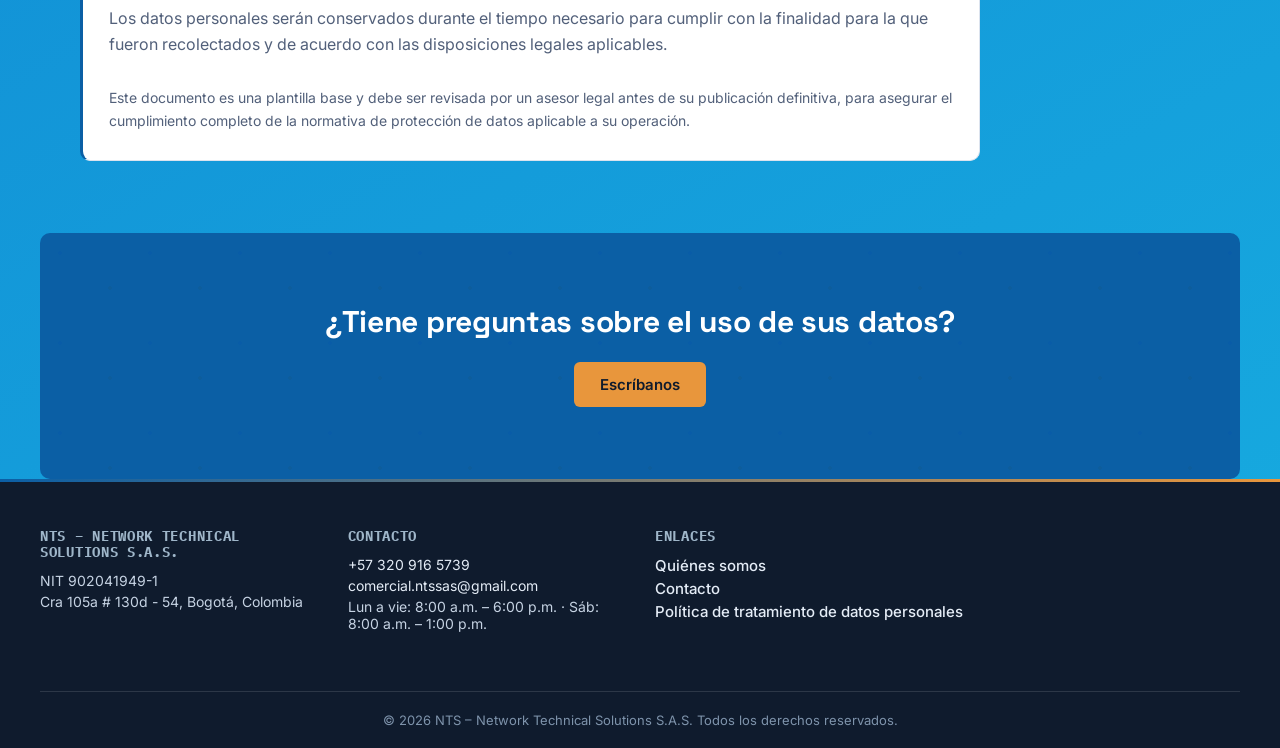
<file: politica-tratamiento-datos.html>
<!DOCTYPE html>
<html lang="es">
<head>
    <meta charset="UTF-8">
    <title>Política de Tratamiento de Datos Personales | NTS</title>
    <meta name="viewport" content="width=device-width, initial-scale=1.0">
    <meta name="description" content="Política de tratamiento de datos personales de NTS – Network Technical Solutions S.A.S., conforme a la Ley 1581 de 2012 (Habeas Data) de Colombia.">
    <link rel="canonical" href="https://ntssas.com/politica-tratamiento-datos.html">

    <link rel="icon" href="img/favicon.ico" sizes="any">
    <link rel="icon" type="image/png" sizes="32x32" href="img/favicon-32.png">
    <link rel="apple-touch-icon" href="img/apple-touch-icon.png">

    <!-- Open Graph -->
    <meta property="og:type" content="website">
    <meta property="og:title" content="Política de Tratamiento de Datos Personales | NTS">
    <meta property="og:description" content="Política de tratamiento de datos personales de NTS – Network Technical Solutions S.A.S., conforme a la Ley 1581 de 2012 (Habeas Data) de Colombia.">
    <meta property="og:image" content="https://ntssas.com/img/og-image.webp">
    <meta property="og:url" content="https://ntssas.com/politica-tratamiento-datos.html">
    <meta property="og:locale" content="es_CO">
    <meta property="og:site_name" content="NTS &ndash; Network Technical Solutions">

    <!-- Twitter Card -->
    <meta name="twitter:card" content="summary_large_image">
    <meta name="twitter:title" content="Política de Tratamiento de Datos Personales | NTS">
    <meta name="twitter:description" content="Política de tratamiento de datos personales de NTS – Network Technical Solutions S.A.S., conforme a la Ley 1581 de 2012 (Habeas Data) de Colombia.">
    <meta name="twitter:image" content="https://ntssas.com/img/og-image.webp">

    <link rel="preconnect" href="https://fonts.googleapis.com">
    <link rel="preconnect" href="https://fonts.gstatic.com" crossorigin>
    <link href="https://fonts.googleapis.com/css2?family=Space+Grotesk:wght@500;600;700&family=Inter:wght@400;500;600&family=IBM+Plex+Mono:wght@500&display=swap" rel="stylesheet">

    <link rel="stylesheet" href="css/styles.css">
    <script src="js/analytics.js"></script>
</head>

<body>
<canvas id="fondo-red" aria-hidden="true"></canvas>

<header>
    <figure class="logo">
        <img src="img/logo-nts.webp" alt="Logo NTS – Network Technical Solutions" width="220" height="220">
        <figcaption class="logo-text">
            <p class="brand-name">NTS &ndash; Network Technical Solutions</p>
            <p>Profesionales a su servicio, con el calor humano que nos distingue</p>
        </figcaption>
    </figure>

    <nav class="main-nav">
    <ul>
        <li><a href="index.html">Inicio</a></li>
        <li><a href="quienes-somos.html">Quiénes somos</a></li>
            <li class="dropdown">
            <button type="button" class="dropdown-toggle" aria-haspopup="true" aria-expanded="false" id="menu-servicios-btn">
                Servicios <span class="chevron" aria-hidden="true">&#9662;</span>
            </button>
            <ul class="dropdown-content" role="menu" aria-labelledby="menu-servicios-btn">
                    <li role="none"><a role="menuitem" href="servicios-infraestructura.html">Infraestructura Tecnológica</a></li>
                    <li role="none"><a role="menuitem" href="servicios-seguridad-electronica.html">Seguridad Electrónica</a></li>
                    <li role="none"><a role="menuitem" href="servicios-administracion-ti.html">Administración de TI</a></li>
                    <li role="none"><a role="menuitem" href="servicios-locativos.html">Servicios Locativos</a></li>
                </ul>
        </li>
        <li><a href="contacto.html">Contacto</a></li>
    
    </ul>
    </nav>
</header>

<main>

<!-- HERO -->
<section class="hero">
    <p class="eyebrow">Protección de datos</p>
    <h1>Pol&iacute;tica de Tratamiento de Datos Personales</h1>
    <p>Conozca c&oacute;mo NTS &ndash; Network Technical Solutions S.A.S. recolecta,
    usa y protege sus datos personales, conforme a la Ley 1581 de 2012
    y al Decreto 1377 de 2013 de la Rep&uacute;blica de Colombia.</p>
</section>

<!-- ÍNDICE DEL DOCUMENTO -->
<aside aria-labelledby="indice-titulo">
    <h2 id="indice-titulo" class="section-title">&Iacute;ndice del documento</h2>
    <ol class="document-index">
        <li><a href="#responsable-tratamiento">Responsable del tratamiento</a></li>
        <li><a href="#datos-recolectados">Datos que recolectamos</a></li>
        <li><a href="#finalidad-tratamiento">Finalidad del tratamiento</a></li>
        <li><a href="#derechos-titular">Derechos del titular</a></li>
        <li><a href="#canal-atencion">Canal de atenci&oacute;n</a></li>
        <li><a href="#vigencia">Vigencia</a></li>
    </ol>
</aside>

<section>
    <h2 class="section-title">Detalle de la pol&iacute;tica</h2>

    <article class="service-box" style="max-width:900px;">
        <h3 id="responsable-tratamiento">1. Responsable del tratamiento</h3>
        <p>
            NTS &ndash; Network Technical Solutions S.A.S., identificada con NIT 902041949-1,
            con domicilio en Cra 105a # 130d - 54, Bogot&aacute;, Colombia, es responsable
            del tratamiento de los datos personales que usted suministra a trav&eacute;s
            de este sitio web.
        </p>

        <h3 id="datos-recolectados">2. Datos que recolectamos</h3>
        <p>
            A trav&eacute;s del formulario de contacto recolectamos: nombre completo,
            correo electr&oacute;nico, tel&eacute;fono (opcional) y el contenido del
            mensaje que usted decide enviarnos.
        </p>

        <h3 id="finalidad-tratamiento">3. Finalidad del tratamiento</h3>
        <p>
            Los datos suministrados se utilizan &uacute;nicamente para responder sus
            solicitudes de informaci&oacute;n o asesor&iacute;a comercial, hacer seguimiento
            a su requerimiento y, si usted lo autoriza expl&iacute;citamente en el futuro,
            enviarle informaci&oacute;n sobre nuestros servicios.
        </p>

        <h3 id="derechos-titular">4. Derechos del titular</h3>
        <p>
            Como titular de los datos, usted tiene derecho a conocer, actualizar,
            rectificar y solicitar la supresi&oacute;n de sus datos personales, as&iacute;
            como a revocar la autorizaci&oacute;n otorgada para su tratamiento, en los
            t&eacute;rminos del art&iacute;culo 8 de la Ley 1581 de 2012.
        </p>

        <h3 id="canal-atencion">5. Canal de atenci&oacute;n</h3>
        <p>
            Para ejercer sus derechos, puede escribirnos a
            <a href="mailto:comercial.ntssas@gmail.com">comercial.ntssas@gmail.com</a>
            o comunicarse al <a href="tel:+573209165739">+57 320 916 5739</a>.
        </p>

        <h3 id="vigencia">6. Vigencia</h3>
        <p>
            Los datos personales ser&aacute;n conservados durante el tiempo necesario
            para cumplir con la finalidad para la que fueron recolectados y de
            acuerdo con las disposiciones legales aplicables.
        </p>

        <p style="color:var(--color-texto-suave); font-size:14px; margin-top:30px;">
            Este documento es una plantilla base y debe ser revisada por un asesor
            legal antes de su publicaci&oacute;n definitiva, para asegurar el cumplimiento
            completo de la normativa de protecci&oacute;n de datos aplicable a su operaci&oacute;n.
        </p>
    </article>
</section>

<!-- CTA -->
<section class="cta">
    <h2>&iquest;Tiene preguntas sobre el uso de sus datos?</h2>
    <a href="contacto.html" class="btn btn--amber">Escr&iacute;banos</a>
</section>

</main>

<footer>
    <section>
        <h3>NTS &ndash; Network Technical Solutions S.A.S.</h3>
        <address>
            <p>NIT 902041949-1</p>
            <p>Cra 105a # 130d - 54, Bogot&aacute;, Colombia</p>
        </address>
    </section>
    <section>
        <h3>Contacto</h3>
        <address>
            <p><a href="tel:+573209165739">+57 320 916 5739</a></p>
            <p><a href="mailto:comercial.ntssas@gmail.com">comercial.ntssas@gmail.com</a></p>
            <p>Lun a vie: 8:00 a.m. &ndash; 6:00 p.m. &middot; S&aacute;b: 8:00 a.m. &ndash; 1:00 p.m.</p>
        </address>
    </section>
    <nav aria-label="Enlaces del pie de p&aacute;gina">
        <h3>Enlaces</h3>
        <p><a href="quienes-somos.html">Qui&eacute;nes somos</a></p>
        <p><a href="contacto.html">Contacto</a></p>
        <p><a href="politica-tratamiento-datos.html">Pol&iacute;tica de tratamiento de datos personales</a></p>
    </nav>
    <p class="footer-bottom">
        &copy; 2026 NTS &ndash; Network Technical Solutions S.A.S. Todos los derechos reservados.
    </p>
</footer>

<a href="https://wa.me/573209165739?text=Hola%2C%20quiero%20informaci%C3%B3n%20sobre%20los%20servicios%20de%20NTS"
   class="whatsapp"
   target="_blank"
   rel="noopener"
   aria-label="Escribir por WhatsApp">
    <img src="img/chat-icon.svg" width="32" height="32" alt="" aria-hidden="true">
</a>

<script src="js/fondo-red.js" defer></script>
<script src="js/nav.js"></script>
</body>
</html>
</file>
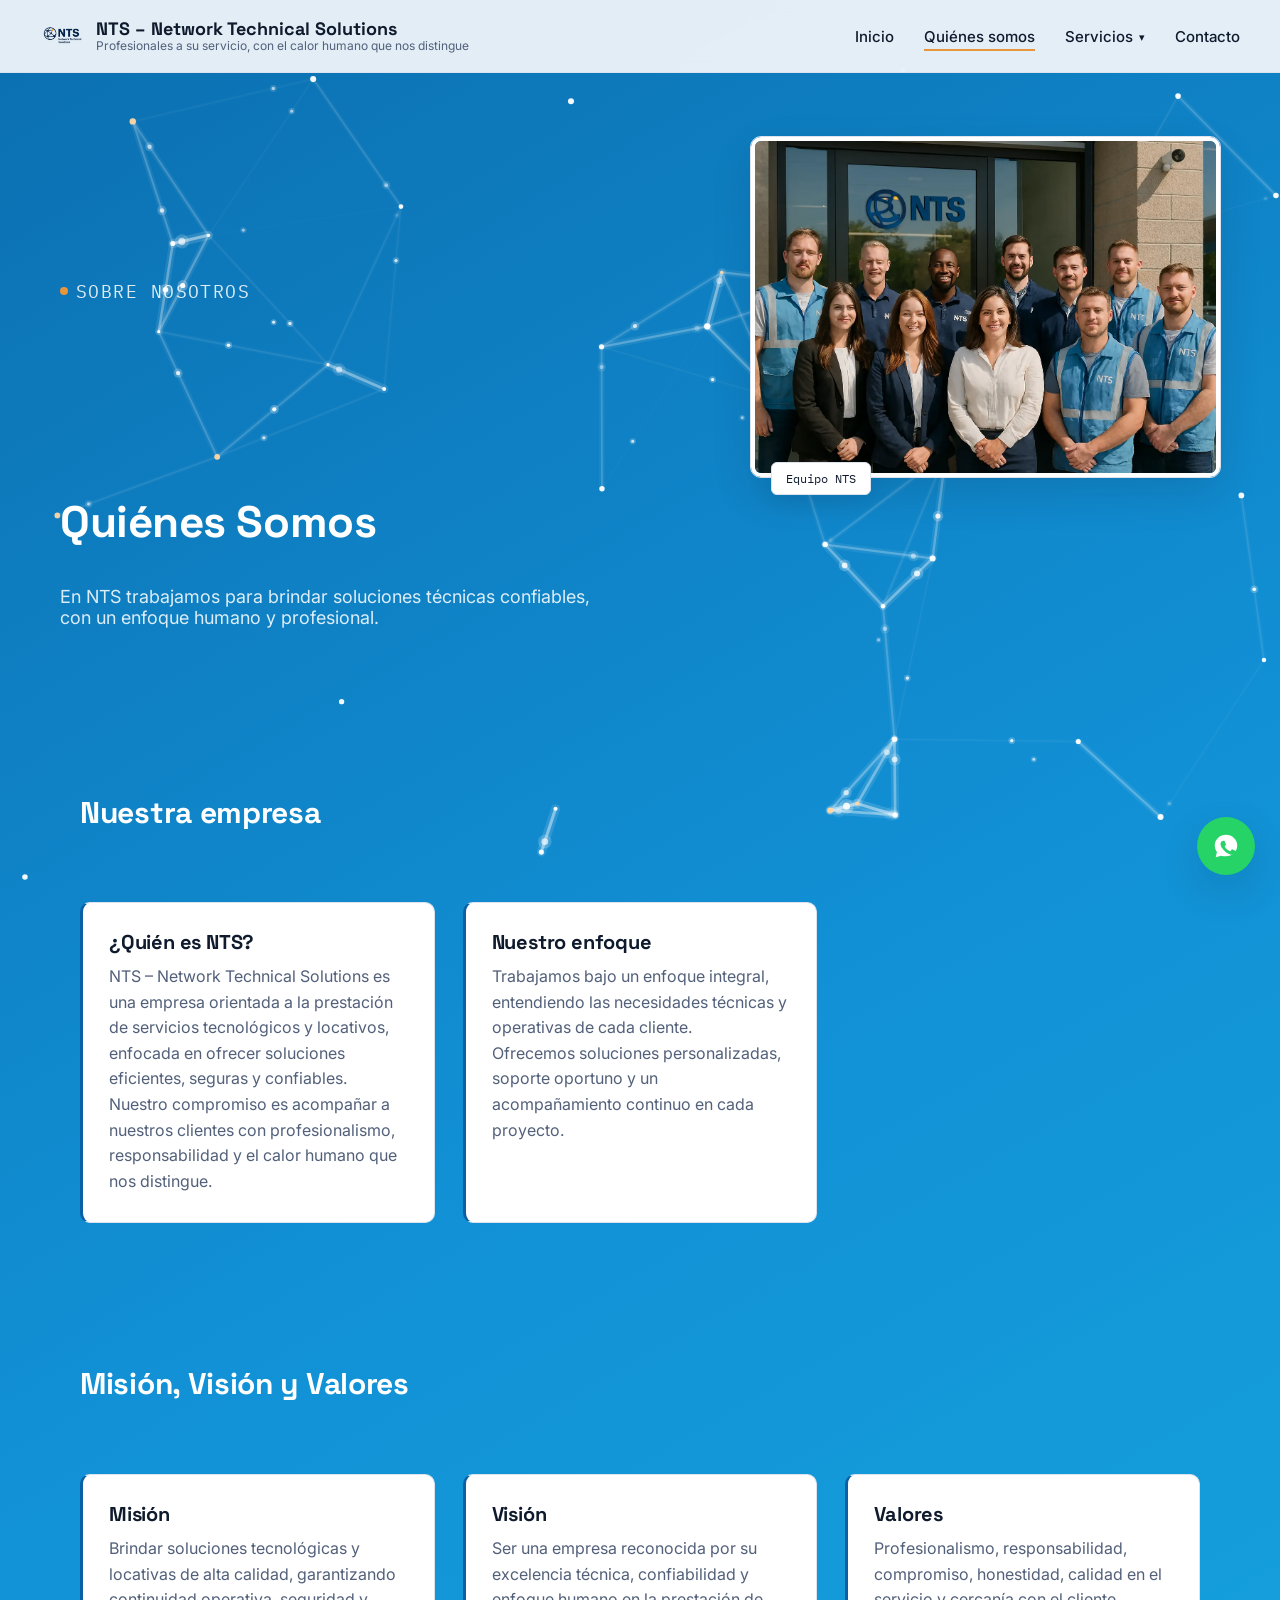
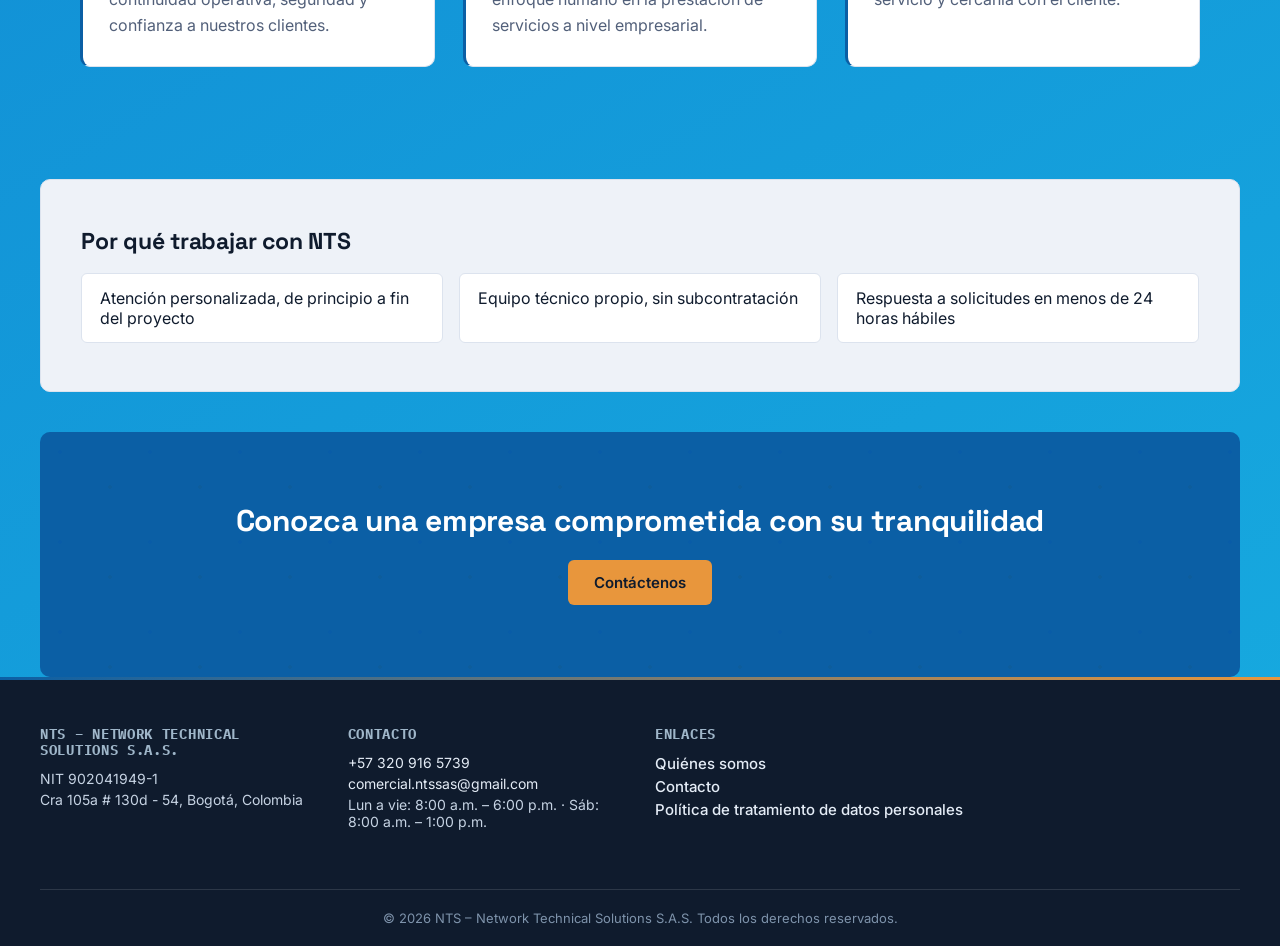
<file: quienes-somos.html>
<!DOCTYPE html>
<html lang="es">
<head>
    <meta charset="UTF-8">
    <title>Quiénes Somos | NTS – Network Technical Solutions</title>
    <meta name="viewport" content="width=device-width, initial-scale=1.0">
    <meta name="description" content="Conozca a NTS – Network Technical Solutions: misión, visión, valores y el enfoque humano y profesional detrás de nuestras soluciones tecnológicas y locativas.">
    <link rel="canonical" href="https://ntssas.com/quienes-somos.html">

    <link rel="icon" href="img/favicon.ico" sizes="any">
    <link rel="icon" type="image/png" sizes="32x32" href="img/favicon-32.png">
    <link rel="apple-touch-icon" href="img/apple-touch-icon.png">

    <!-- Open Graph -->
    <meta property="og:type" content="website">
    <meta property="og:title" content="Quiénes Somos | NTS – Network Technical Solutions">
    <meta property="og:description" content="Conozca a NTS – Network Technical Solutions: misión, visión, valores y el enfoque humano y profesional detrás de nuestras soluciones tecnológicas y locativas.">
    <meta property="og:image" content="https://ntssas.com/img/og-image.webp">
    <meta property="og:url" content="https://ntssas.com/quienes-somos.html">
    <meta property="og:locale" content="es_CO">
    <meta property="og:site_name" content="NTS &ndash; Network Technical Solutions">

    <!-- Twitter Card -->
    <meta name="twitter:card" content="summary_large_image">
    <meta name="twitter:title" content="Quiénes Somos | NTS – Network Technical Solutions">
    <meta name="twitter:description" content="Conozca a NTS – Network Technical Solutions: misión, visión, valores y el enfoque humano y profesional detrás de nuestras soluciones tecnológicas y locativas.">
    <meta name="twitter:image" content="https://ntssas.com/img/og-image.webp">

    <link rel="preconnect" href="https://fonts.googleapis.com">
    <link rel="preconnect" href="https://fonts.gstatic.com" crossorigin>
    <link href="https://fonts.googleapis.com/css2?family=Space+Grotesk:wght@500;600;700&family=Inter:wght@400;500;600&family=IBM+Plex+Mono:wght@500&display=swap" rel="stylesheet">

    <link rel="stylesheet" href="css/styles.css">
    <script src="js/analytics.js"></script>
</head>

<body>
<canvas id="fondo-red" aria-hidden="true"></canvas>

<header>
    <figure class="logo">
        <img src="img/logo-nts.webp" alt="Logo NTS – Network Technical Solutions" width="220" height="220">
        <figcaption class="logo-text">
            <p class="brand-name">NTS &ndash; Network Technical Solutions</p>
            <p>Profesionales a su servicio, con el calor humano que nos distingue</p>
        </figcaption>
    </figure>

    <nav class="main-nav">
    <ul>
        <li><a href="index.html">Inicio</a></li>
        <li><a href="quienes-somos.html" aria-current="page">Quiénes somos</a></li>
            <li class="dropdown">
            <button type="button" class="dropdown-toggle" aria-haspopup="true" aria-expanded="false" id="menu-servicios-btn">
                Servicios <span class="chevron" aria-hidden="true">&#9662;</span>
            </button>
            <ul class="dropdown-content" role="menu" aria-labelledby="menu-servicios-btn">
                    <li role="none"><a role="menuitem" href="servicios-infraestructura.html">Infraestructura Tecnológica</a></li>
                    <li role="none"><a role="menuitem" href="servicios-seguridad-electronica.html">Seguridad Electrónica</a></li>
                    <li role="none"><a role="menuitem" href="servicios-administracion-ti.html">Administración de TI</a></li>
                    <li role="none"><a role="menuitem" href="servicios-locativos.html">Servicios Locativos</a></li>
                </ul>
        </li>
        <li><a href="contacto.html">Contacto</a></li>
    
    </ul>
    </nav>
</header>

<main>

<!-- HERO -->
<section class="hero">
    <p class="eyebrow">Sobre nosotros</p>
    <h1>Qui&eacute;nes Somos</h1>
    <p>
        En NTS trabajamos para brindar soluciones t&eacute;cnicas confiables,
        con un enfoque humano y profesional.
    </p>

    <figure class="hero-visual">
        <img src="img/foto-equipo.webp" alt="Equipo de trabajo de NTS" width="1400" height="933" loading="eager" fetchpriority="high">
        <figcaption>Equipo NTS</figcaption>
    </figure>
</section>

<!-- CONTENIDO -->
<section class="services-grid">
    <h2 class="section-title">Nuestra empresa</h2>

    <article class="service-box">
            <h3>&iquest;Qui&eacute;n es NTS?</h3>
            <p>
                NTS &ndash; Network Technical Solutions es una empresa orientada
                a la prestaci&oacute;n de servicios tecnol&oacute;gicos y locativos,
                enfocada en ofrecer soluciones eficientes, seguras y confiables.
            </p>
            <p>
                Nuestro compromiso es acompa&ntilde;ar a nuestros clientes
                con profesionalismo, responsabilidad y el calor humano
                que nos distingue.
            </p>
        </article>

        <article class="service-box">
            <h3>Nuestro enfoque</h3>
            <p>
                Trabajamos bajo un enfoque integral, entendiendo las
                necesidades t&eacute;cnicas y operativas de cada cliente.
            </p>
            <p>
                Ofrecemos soluciones personalizadas, soporte oportuno
                y un acompa&ntilde;amiento continuo en cada proyecto.
            </p>
        </article></section>

<!-- MISION / VISION / VALORES -->
<section class="services-grid">
    <h2 class="section-title">Misi&oacute;n, Visi&oacute;n y Valores</h2>

    <article class="service-box">
            <h3>Misi&oacute;n</h3>
            <p>
                Brindar soluciones tecnol&oacute;gicas y locativas de alta calidad,
                garantizando continuidad operativa, seguridad y confianza
                a nuestros clientes.
            </p>
        </article>

        <article class="service-box">
            <h3>Visi&oacute;n</h3>
            <p>
                Ser una empresa reconocida por su excelencia t&eacute;cnica,
                confiabilidad y enfoque humano en la prestaci&oacute;n de servicios
                a nivel empresarial.
            </p>
        </article>

        <article class="service-box">
            <h3>Valores</h3>
            <p>
                Profesionalismo, responsabilidad, compromiso,
                honestidad, calidad en el servicio y cercan&iacute;a con el cliente.
            </p>
        </article></section>

<!-- DATOS RÁPIDOS -->
<aside aria-labelledby="datos-rapidos-titulo">
    <h2 id="datos-rapidos-titulo" class="section-title">Por qu&eacute; trabajar con NTS</h2>
    <ul class="quick-facts">
        <li>Atenci&oacute;n personalizada, de principio a fin del proyecto</li>
        <li>Equipo t&eacute;cnico propio, sin subcontrataci&oacute;n</li>
        <li>Respuesta a solicitudes en menos de 24 horas h&aacute;biles</li>
    </ul>
</aside>

<!-- CTA -->
<section class="cta">
    <h2>Conozca una empresa comprometida con su tranquilidad</h2>
    <a href="contacto.html" class="btn btn--amber">Cont&aacute;ctenos</a>
</section>

</main>

<footer>
    <section>
        <h3>NTS &ndash; Network Technical Solutions S.A.S.</h3>
        <address>
            <p>NIT 902041949-1</p>
            <p>Cra 105a # 130d - 54, Bogot&aacute;, Colombia</p>
        </address>
    </section>
    <section>
        <h3>Contacto</h3>
        <address>
            <p><a href="tel:+573209165739">+57 320 916 5739</a></p>
            <p><a href="mailto:comercial.ntssas@gmail.com">comercial.ntssas@gmail.com</a></p>
            <p>Lun a vie: 8:00 a.m. &ndash; 6:00 p.m. &middot; S&aacute;b: 8:00 a.m. &ndash; 1:00 p.m.</p>
        </address>
    </section>
    <nav aria-label="Enlaces del pie de p&aacute;gina">
        <h3>Enlaces</h3>
        <p><a href="quienes-somos.html">Qui&eacute;nes somos</a></p>
        <p><a href="contacto.html">Contacto</a></p>
        <p><a href="politica-tratamiento-datos.html">Pol&iacute;tica de tratamiento de datos personales</a></p>
    </nav>
    <p class="footer-bottom">
        &copy; 2026 NTS &ndash; Network Technical Solutions S.A.S. Todos los derechos reservados.
    </p>
</footer>

<a href="https://wa.me/573209165739?text=Hola%2C%20quiero%20informaci%C3%B3n%20sobre%20los%20servicios%20de%20NTS"
   class="whatsapp"
   target="_blank"
   rel="noopener"
   aria-label="Escribir por WhatsApp">
    <img src="img/chat-icon.svg" width="32" height="32" alt="" aria-hidden="true">
</a>

<script src="js/fondo-red.js" defer></script>
<script src="js/nav.js"></script>
</body>
</html>
</file>
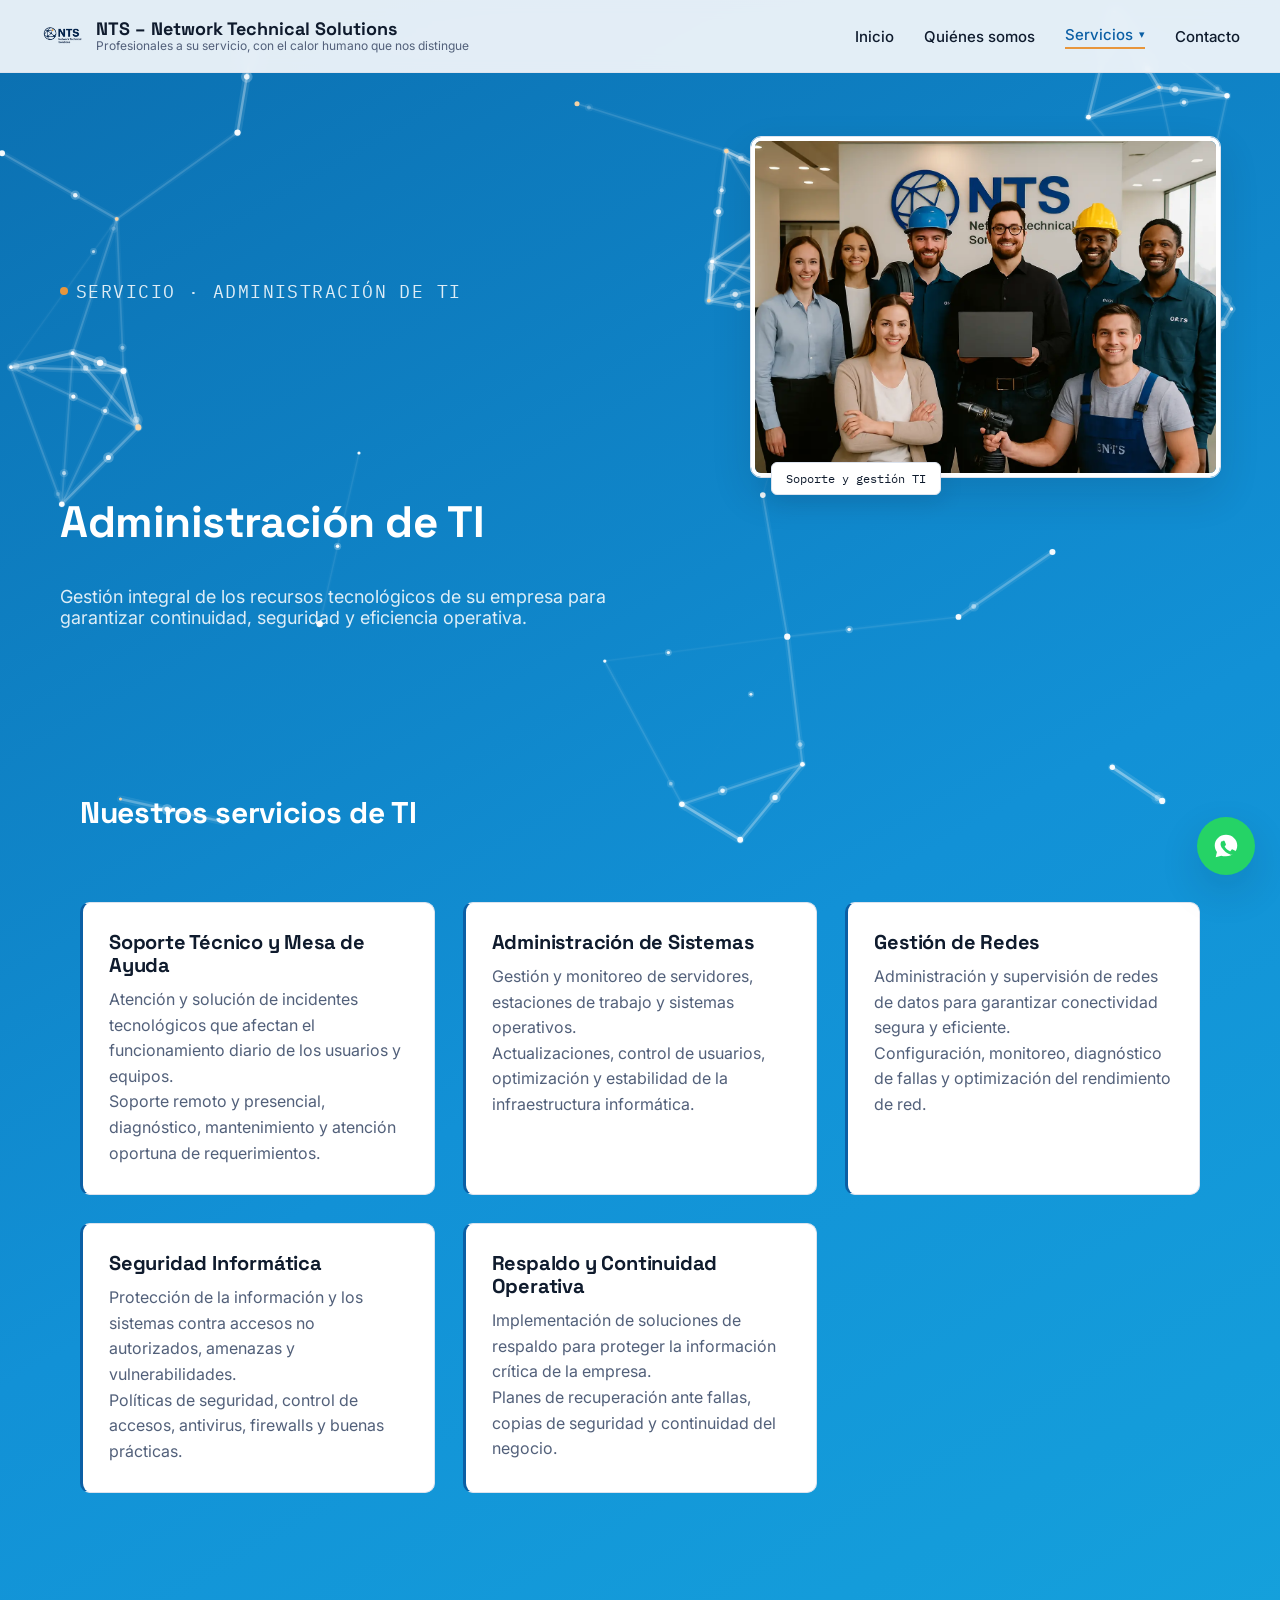
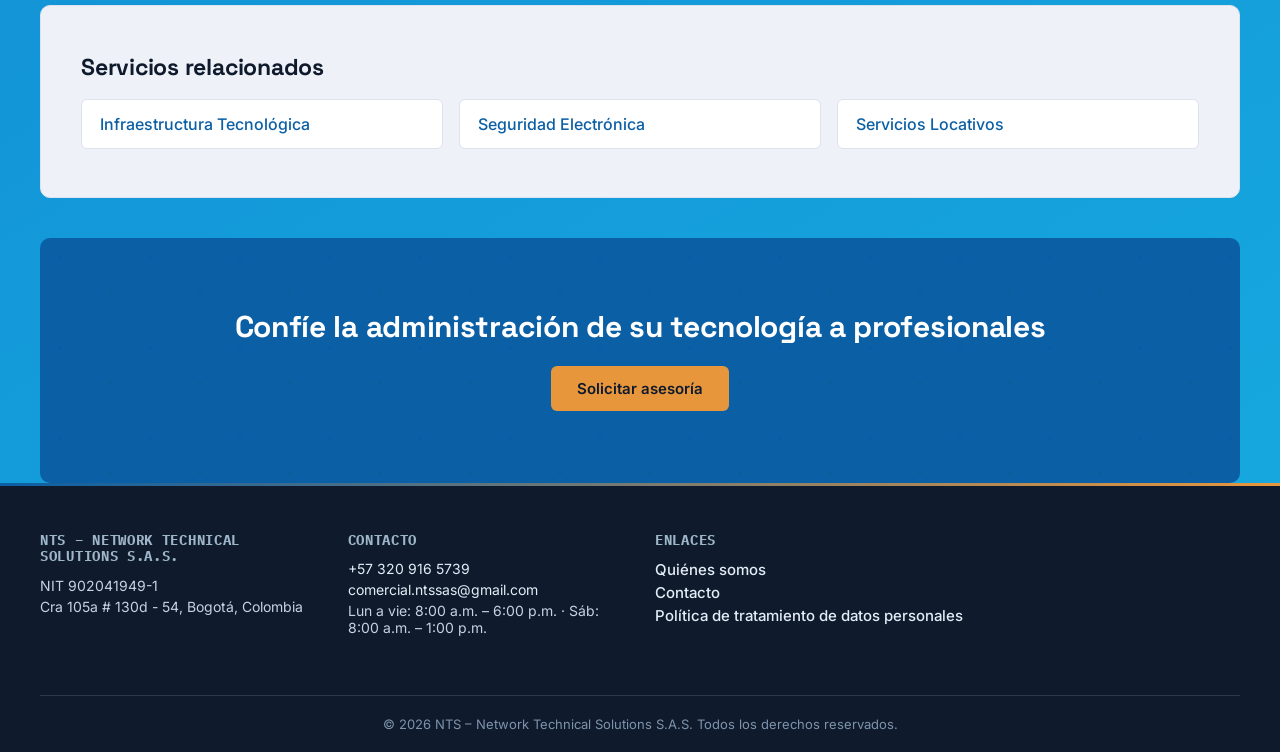
<file: servicios-administracion-ti.html>
<!DOCTYPE html>
<html lang="es">
<head>
    <meta charset="UTF-8">
    <title>Administración de TI | NTS</title>
    <meta name="viewport" content="width=device-width, initial-scale=1.0">
    <meta name="description" content="Soporte técnico, administración de sistemas, gestión de redes, seguridad informática y respaldo para garantizar la continuidad tecnológica de su empresa.">
    <link rel="canonical" href="https://ntssas.com/servicios-administracion-ti.html">

    <link rel="icon" href="img/favicon.ico" sizes="any">
    <link rel="icon" type="image/png" sizes="32x32" href="img/favicon-32.png">
    <link rel="apple-touch-icon" href="img/apple-touch-icon.png">

    <!-- Open Graph -->
    <meta property="og:type" content="website">
    <meta property="og:title" content="Administración de TI | NTS">
    <meta property="og:description" content="Soporte técnico, administración de sistemas, gestión de redes, seguridad informática y respaldo para garantizar la continuidad tecnológica de su empresa.">
    <meta property="og:image" content="https://ntssas.com/img/og-image.webp">
    <meta property="og:url" content="https://ntssas.com/servicios-administracion-ti.html">
    <meta property="og:locale" content="es_CO">
    <meta property="og:site_name" content="NTS &ndash; Network Technical Solutions">

    <!-- Twitter Card -->
    <meta name="twitter:card" content="summary_large_image">
    <meta name="twitter:title" content="Administración de TI | NTS">
    <meta name="twitter:description" content="Soporte técnico, administración de sistemas, gestión de redes, seguridad informática y respaldo para garantizar la continuidad tecnológica de su empresa.">
    <meta name="twitter:image" content="https://ntssas.com/img/og-image.webp">

    <link rel="preconnect" href="https://fonts.googleapis.com">
    <link rel="preconnect" href="https://fonts.gstatic.com" crossorigin>
    <link href="https://fonts.googleapis.com/css2?family=Space+Grotesk:wght@500;600;700&family=Inter:wght@400;500;600&family=IBM+Plex+Mono:wght@500&display=swap" rel="stylesheet">

    <link rel="stylesheet" href="css/styles.css">
    <script src="js/analytics.js"></script>
</head>

<body>
<canvas id="fondo-red" aria-hidden="true"></canvas>

<header>
    <figure class="logo">
        <img src="img/logo-nts.webp" alt="Logo NTS – Network Technical Solutions" width="220" height="220">
        <figcaption class="logo-text">
            <p class="brand-name">NTS &ndash; Network Technical Solutions</p>
            <p>Profesionales a su servicio, con el calor humano que nos distingue</p>
        </figcaption>
    </figure>

    <nav class="main-nav">
    <ul>
        <li><a href="index.html">Inicio</a></li>
        <li><a href="quienes-somos.html">Quiénes somos</a></li>
            <li class="dropdown">
            <button type="button" class="dropdown-toggle" aria-haspopup="true" aria-expanded="false" id="menu-servicios-btn" aria-current="true">
                Servicios <span class="chevron" aria-hidden="true">&#9662;</span>
            </button>
            <ul class="dropdown-content" role="menu" aria-labelledby="menu-servicios-btn">
                    <li role="none"><a role="menuitem" href="servicios-infraestructura.html">Infraestructura Tecnológica</a></li>
                    <li role="none"><a role="menuitem" href="servicios-seguridad-electronica.html">Seguridad Electrónica</a></li>
                    <li role="none"><a role="menuitem" href="servicios-locativos.html">Servicios Locativos</a></li>
                </ul>
        </li>
        <li><a href="contacto.html">Contacto</a></li>
    
    </ul>
    </nav>
</header>

<main>

<!-- HERO -->
<section class="hero">
    <p class="eyebrow">Servicio · Administración de TI</p>
    <h1>Administraci&oacute;n de TI</h1>
    <p>Gesti&oacute;n integral de los recursos tecnol&oacute;gicos de su empresa para garantizar continuidad, seguridad y eficiencia operativa.</p>

    <figure class="hero-visual">
        <img src="img/foto-corporativa.webp" alt="Equipo técnico de NTS trabajando" width="1400" height="933" loading="eager" fetchpriority="high">
        <figcaption>Soporte y gestión TI</figcaption>
    </figure>
</section>

<!-- CONTENIDO -->
<section class="services-grid">
    <h2 class="section-title">Nuestros servicios de TI</h2>

    <article class="service-box">
                <h3>Soporte T&eacute;cnico y Mesa de Ayuda</h3>
                <p>Atenci&oacute;n y soluci&oacute;n de incidentes tecnol&oacute;gicos que afectan el funcionamiento diario de los usuarios y equipos.</p><p>Soporte remoto y presencial, diagn&oacute;stico, mantenimiento y atenci&oacute;n oportuna de requerimientos.</p>
            </article>
            <article class="service-box">
                <h3>Administraci&oacute;n de Sistemas</h3>
                <p>Gesti&oacute;n y monitoreo de servidores, estaciones de trabajo y sistemas operativos.</p><p>Actualizaciones, control de usuarios, optimizaci&oacute;n y estabilidad de la infraestructura inform&aacute;tica.</p>
            </article>
            <article class="service-box">
                <h3>Gesti&oacute;n de Redes</h3>
                <p>Administraci&oacute;n y supervisi&oacute;n de redes de datos para garantizar conectividad segura y eficiente.</p><p>Configuraci&oacute;n, monitoreo, diagn&oacute;stico de fallas y optimizaci&oacute;n del rendimiento de red.</p>
            </article>
            <article class="service-box">
                <h3>Seguridad Inform&aacute;tica</h3>
                <p>Protecci&oacute;n de la informaci&oacute;n y los sistemas contra accesos no autorizados, amenazas y vulnerabilidades.</p><p>Pol&iacute;ticas de seguridad, control de accesos, antivirus, firewalls y buenas pr&aacute;cticas.</p>
            </article>
            <article class="service-box">
                <h3>Respaldo y Continuidad Operativa</h3>
                <p>Implementaci&oacute;n de soluciones de respaldo para proteger la informaci&oacute;n cr&iacute;tica de la empresa.</p><p>Planes de recuperaci&oacute;n ante fallas, copias de seguridad y continuidad del negocio.</p>
            </article></section>

<!-- SERVICIOS RELACIONADOS -->
<aside aria-labelledby="servicios-relacionados-titulo">
    <h2 id="servicios-relacionados-titulo" class="section-title">Servicios relacionados</h2>
    <ul class="related-services">
        <li><a href="servicios-infraestructura.html">Infraestructura Tecnol&oacute;gica</a></li>
        <li><a href="servicios-seguridad-electronica.html">Seguridad Electr&oacute;nica</a></li>
        <li><a href="servicios-locativos.html">Servicios Locativos</a></li>
    </ul>
</aside>

<!-- CTA -->
<section class="cta">
    <h2>Conf&iacute;e la administraci&oacute;n de su tecnolog&iacute;a a profesionales</h2>
    <a href="contacto.html" class="btn btn--amber">Solicitar asesor&iacute;a</a>
</section>

</main>

<footer>
    <section>
        <h3>NTS &ndash; Network Technical Solutions S.A.S.</h3>
        <address>
            <p>NIT 902041949-1</p>
            <p>Cra 105a # 130d - 54, Bogot&aacute;, Colombia</p>
        </address>
    </section>
    <section>
        <h3>Contacto</h3>
        <address>
            <p><a href="tel:+573209165739">+57 320 916 5739</a></p>
            <p><a href="mailto:comercial.ntssas@gmail.com">comercial.ntssas@gmail.com</a></p>
            <p>Lun a vie: 8:00 a.m. &ndash; 6:00 p.m. &middot; S&aacute;b: 8:00 a.m. &ndash; 1:00 p.m.</p>
        </address>
    </section>
    <nav aria-label="Enlaces del pie de p&aacute;gina">
        <h3>Enlaces</h3>
        <p><a href="quienes-somos.html">Qui&eacute;nes somos</a></p>
        <p><a href="contacto.html">Contacto</a></p>
        <p><a href="politica-tratamiento-datos.html">Pol&iacute;tica de tratamiento de datos personales</a></p>
    </nav>
    <p class="footer-bottom">
        &copy; 2026 NTS &ndash; Network Technical Solutions S.A.S. Todos los derechos reservados.
    </p>
</footer>

<a href="https://wa.me/573209165739?text=Hola%2C%20quiero%20informaci%C3%B3n%20sobre%20los%20servicios%20de%20NTS"
   class="whatsapp"
   target="_blank"
   rel="noopener"
   aria-label="Escribir por WhatsApp">
    <img src="img/chat-icon.svg" width="32" height="32" alt="" aria-hidden="true">
</a>

<script src="js/fondo-red.js" defer></script>
<script src="js/nav.js"></script>
</body>
</html>
</file>
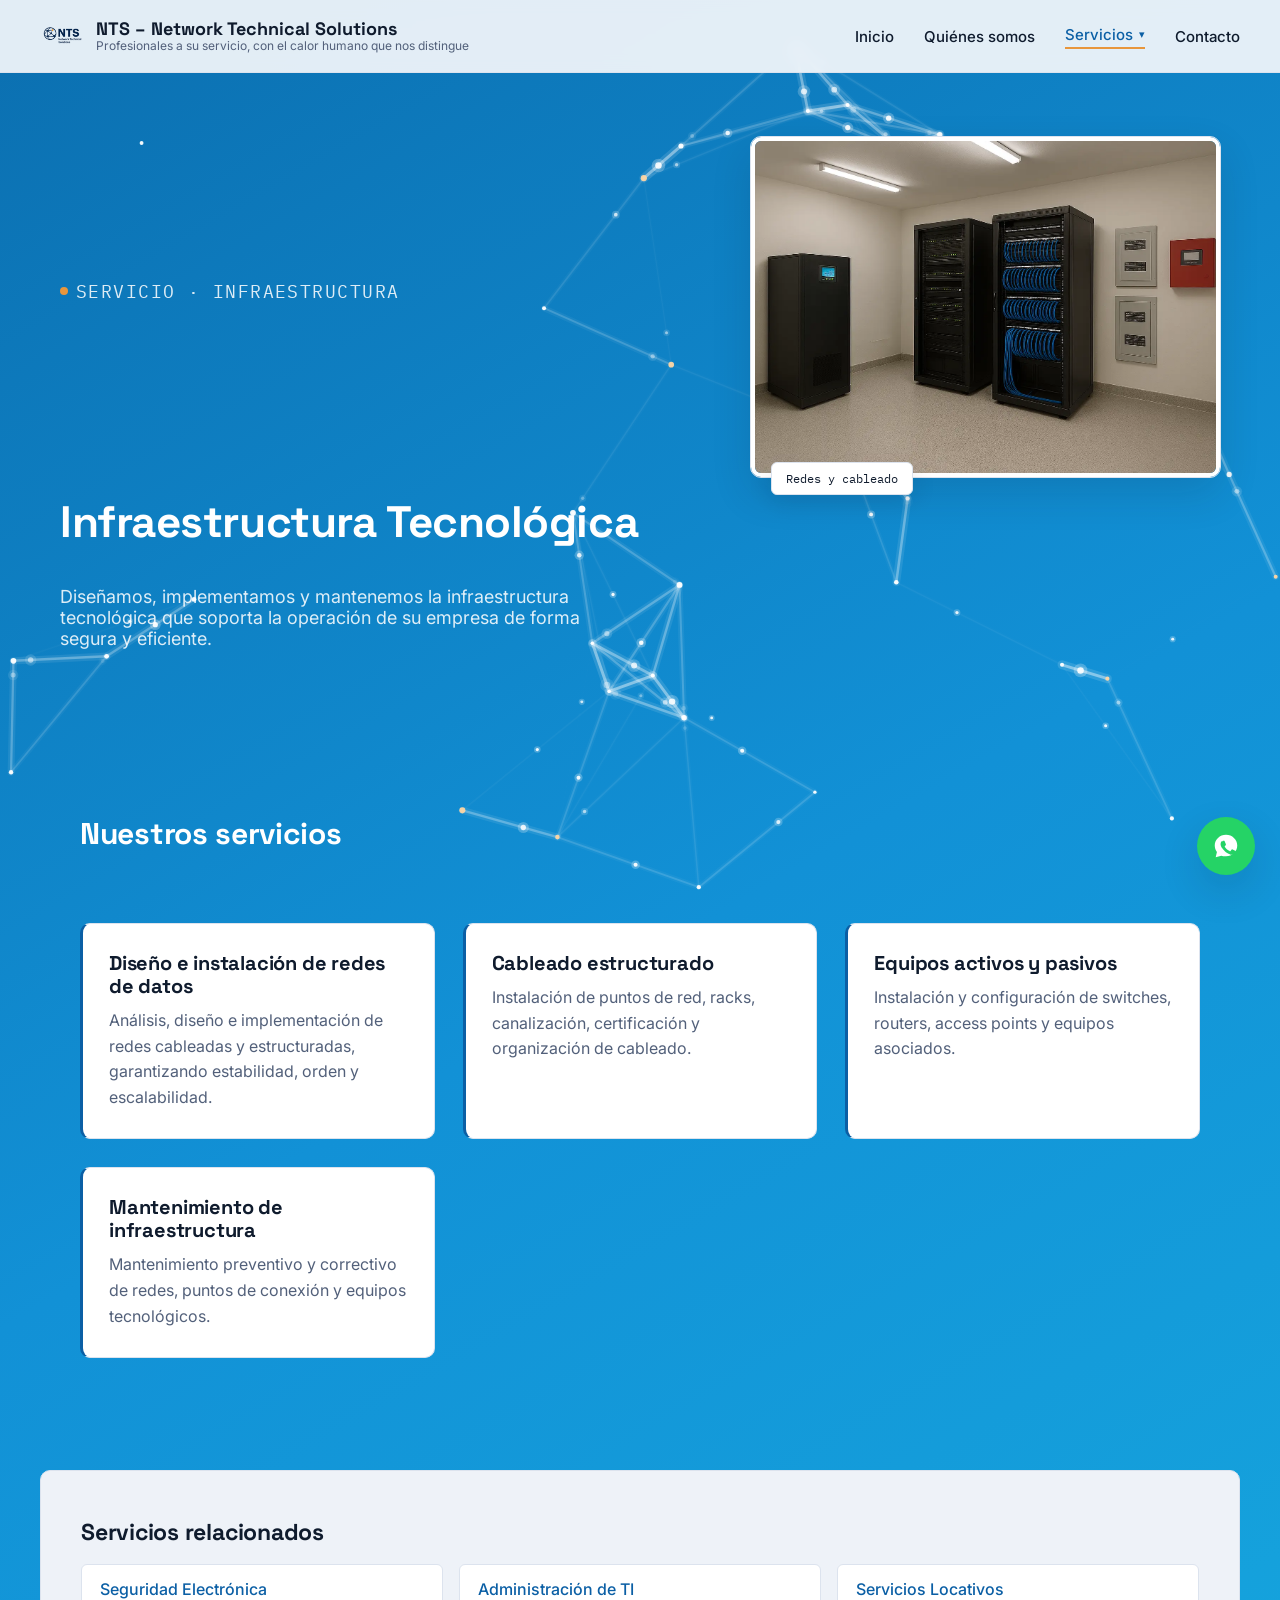
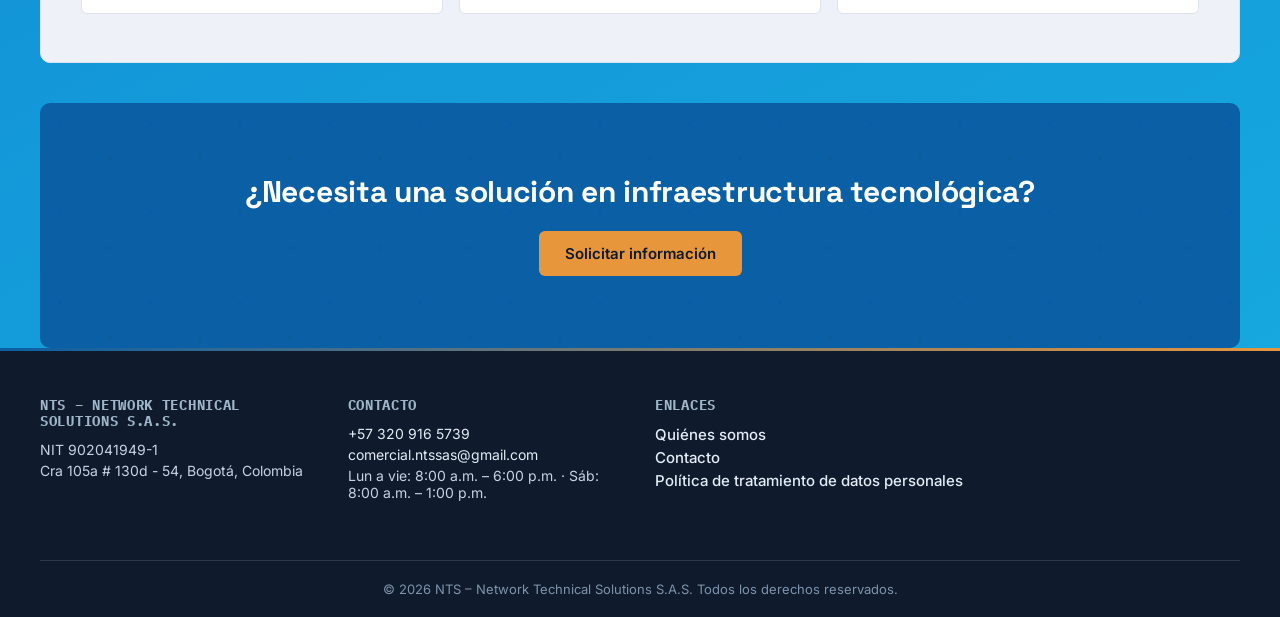
<file: servicios-infraestructura.html>
<!DOCTYPE html>
<html lang="es">
<head>
    <meta charset="UTF-8">
    <title>Infraestructura Tecnológica | NTS</title>
    <meta name="viewport" content="width=device-width, initial-scale=1.0">
    <meta name="description" content="Diseño, instalación y mantenimiento de redes, cableado estructurado y equipos activos y pasivos para la operación tecnológica de su empresa.">
    <link rel="canonical" href="https://ntssas.com/servicios-infraestructura.html">

    <link rel="icon" href="img/favicon.ico" sizes="any">
    <link rel="icon" type="image/png" sizes="32x32" href="img/favicon-32.png">
    <link rel="apple-touch-icon" href="img/apple-touch-icon.png">

    <!-- Open Graph -->
    <meta property="og:type" content="website">
    <meta property="og:title" content="Infraestructura Tecnológica | NTS">
    <meta property="og:description" content="Diseño, instalación y mantenimiento de redes, cableado estructurado y equipos activos y pasivos para la operación tecnológica de su empresa.">
    <meta property="og:image" content="https://ntssas.com/img/og-image.webp">
    <meta property="og:url" content="https://ntssas.com/servicios-infraestructura.html">
    <meta property="og:locale" content="es_CO">
    <meta property="og:site_name" content="NTS &ndash; Network Technical Solutions">

    <!-- Twitter Card -->
    <meta name="twitter:card" content="summary_large_image">
    <meta name="twitter:title" content="Infraestructura Tecnológica | NTS">
    <meta name="twitter:description" content="Diseño, instalación y mantenimiento de redes, cableado estructurado y equipos activos y pasivos para la operación tecnológica de su empresa.">
    <meta name="twitter:image" content="https://ntssas.com/img/og-image.webp">

    <link rel="preconnect" href="https://fonts.googleapis.com">
    <link rel="preconnect" href="https://fonts.gstatic.com" crossorigin>
    <link href="https://fonts.googleapis.com/css2?family=Space+Grotesk:wght@500;600;700&family=Inter:wght@400;500;600&family=IBM+Plex+Mono:wght@500&display=swap" rel="stylesheet">

    <link rel="stylesheet" href="css/styles.css">
    <script src="js/analytics.js"></script>
</head>

<body>
<canvas id="fondo-red" aria-hidden="true"></canvas>

<header>
    <figure class="logo">
        <img src="img/logo-nts.webp" alt="Logo NTS – Network Technical Solutions" width="220" height="220">
        <figcaption class="logo-text">
            <p class="brand-name">NTS &ndash; Network Technical Solutions</p>
            <p>Profesionales a su servicio, con el calor humano que nos distingue</p>
        </figcaption>
    </figure>

    <nav class="main-nav">
    <ul>
        <li><a href="index.html">Inicio</a></li>
        <li><a href="quienes-somos.html">Quiénes somos</a></li>
            <li class="dropdown">
            <button type="button" class="dropdown-toggle" aria-haspopup="true" aria-expanded="false" id="menu-servicios-btn" aria-current="true">
                Servicios <span class="chevron" aria-hidden="true">&#9662;</span>
            </button>
            <ul class="dropdown-content" role="menu" aria-labelledby="menu-servicios-btn">
                    <li role="none"><a role="menuitem" href="servicios-seguridad-electronica.html">Seguridad Electrónica</a></li>
                    <li role="none"><a role="menuitem" href="servicios-administracion-ti.html">Administración de TI</a></li>
                    <li role="none"><a role="menuitem" href="servicios-locativos.html">Servicios Locativos</a></li>
                </ul>
        </li>
        <li><a href="contacto.html">Contacto</a></li>
    
    </ul>
    </nav>
</header>

<main>

<!-- HERO -->
<section class="hero">
    <p class="eyebrow">Servicio · Infraestructura</p>
    <h1>Infraestructura Tecnol&oacute;gica</h1>
    <p>Dise&ntilde;amos, implementamos y mantenemos la infraestructura tecnol&oacute;gica que soporta la operaci&oacute;n de su empresa de forma segura y eficiente.</p>

    <figure class="hero-visual">
        <img src="img/cableado.webp" alt="Cableado estructurado instalado por NTS" width="1400" height="933" loading="eager" fetchpriority="high">
        <figcaption>Redes y cableado</figcaption>
    </figure>
</section>

<!-- CONTENIDO -->
<section class="services-grid">
    <h2 class="section-title">Nuestros servicios</h2>

    <article class="service-box">
                <h3>Dise&ntilde;o e instalaci&oacute;n de redes de datos</h3>
                <p>An&aacute;lisis, dise&ntilde;o e implementaci&oacute;n de redes cableadas y estructuradas, garantizando estabilidad, orden y escalabilidad.</p>
            </article>
            <article class="service-box">
                <h3>Cableado estructurado</h3>
                <p>Instalaci&oacute;n de puntos de red, racks, canalizaci&oacute;n, certificaci&oacute;n y organizaci&oacute;n de cableado.</p>
            </article>
            <article class="service-box">
                <h3>Equipos activos y pasivos</h3>
                <p>Instalaci&oacute;n y configuraci&oacute;n de switches, routers, access points y equipos asociados.</p>
            </article>
            <article class="service-box">
                <h3>Mantenimiento de infraestructura</h3>
                <p>Mantenimiento preventivo y correctivo de redes, puntos de conexi&oacute;n y equipos tecnol&oacute;gicos.</p>
            </article></section>

<!-- SERVICIOS RELACIONADOS -->
<aside aria-labelledby="servicios-relacionados-titulo">
    <h2 id="servicios-relacionados-titulo" class="section-title">Servicios relacionados</h2>
    <ul class="related-services">
        <li><a href="servicios-seguridad-electronica.html">Seguridad Electr&oacute;nica</a></li>
        <li><a href="servicios-administracion-ti.html">Administraci&oacute;n de TI</a></li>
        <li><a href="servicios-locativos.html">Servicios Locativos</a></li>
    </ul>
</aside>

<!-- CTA -->
<section class="cta">
    <h2>&iquest;Necesita una soluci&oacute;n en infraestructura tecnol&oacute;gica?</h2>
    <a href="contacto.html" class="btn btn--amber">Solicitar informaci&oacute;n</a>
</section>

</main>

<footer>
    <section>
        <h3>NTS &ndash; Network Technical Solutions S.A.S.</h3>
        <address>
            <p>NIT 902041949-1</p>
            <p>Cra 105a # 130d - 54, Bogot&aacute;, Colombia</p>
        </address>
    </section>
    <section>
        <h3>Contacto</h3>
        <address>
            <p><a href="tel:+573209165739">+57 320 916 5739</a></p>
            <p><a href="mailto:comercial.ntssas@gmail.com">comercial.ntssas@gmail.com</a></p>
            <p>Lun a vie: 8:00 a.m. &ndash; 6:00 p.m. &middot; S&aacute;b: 8:00 a.m. &ndash; 1:00 p.m.</p>
        </address>
    </section>
    <nav aria-label="Enlaces del pie de p&aacute;gina">
        <h3>Enlaces</h3>
        <p><a href="quienes-somos.html">Qui&eacute;nes somos</a></p>
        <p><a href="contacto.html">Contacto</a></p>
        <p><a href="politica-tratamiento-datos.html">Pol&iacute;tica de tratamiento de datos personales</a></p>
    </nav>
    <p class="footer-bottom">
        &copy; 2026 NTS &ndash; Network Technical Solutions S.A.S. Todos los derechos reservados.
    </p>
</footer>

<a href="https://wa.me/573209165739?text=Hola%2C%20quiero%20informaci%C3%B3n%20sobre%20los%20servicios%20de%20NTS"
   class="whatsapp"
   target="_blank"
   rel="noopener"
   aria-label="Escribir por WhatsApp">
    <img src="img/chat-icon.svg" width="32" height="32" alt="" aria-hidden="true">
</a>

<script src="js/fondo-red.js" defer></script>
<script src="js/nav.js"></script>
</body>
</html>
</file>
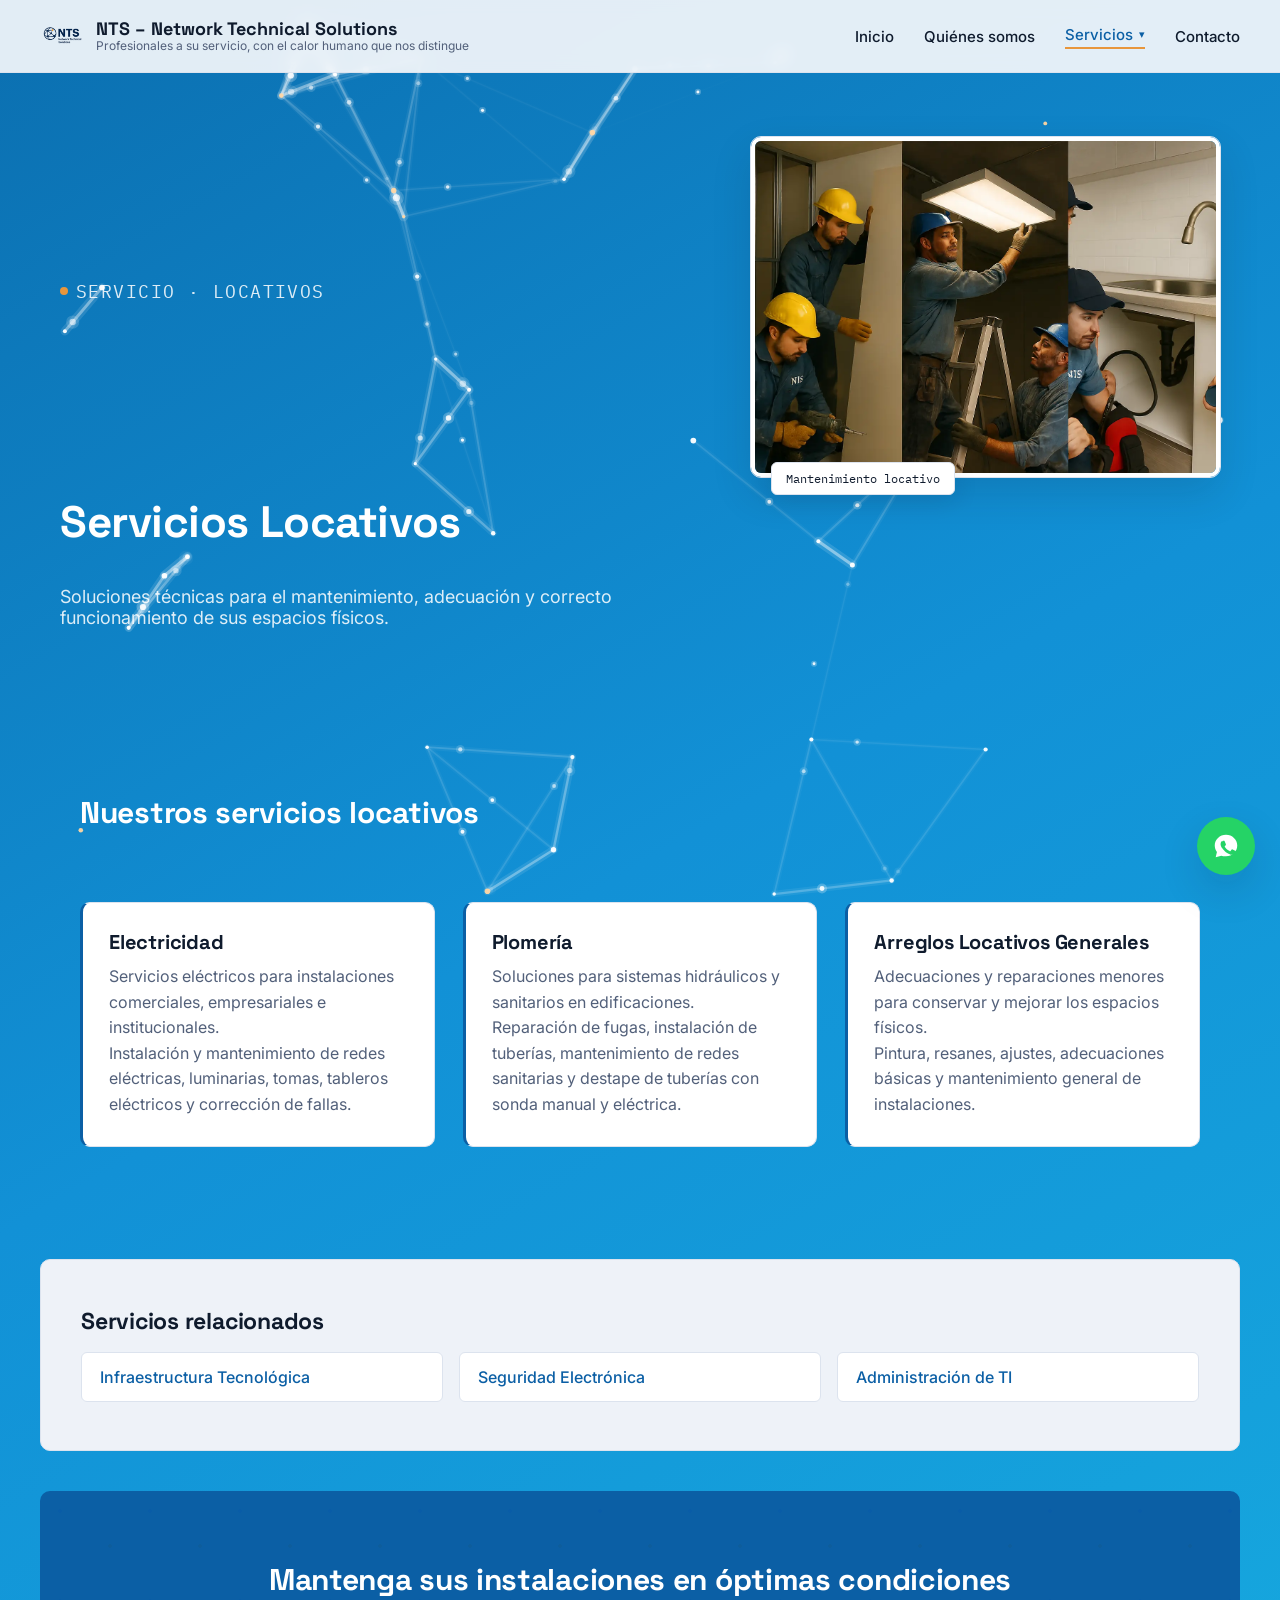
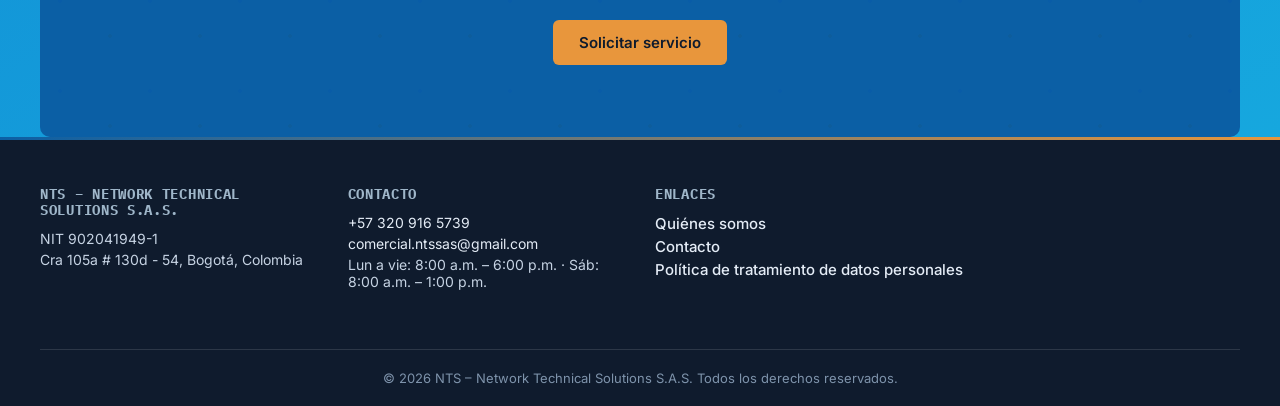
<file: servicios-locativos.html>
<!DOCTYPE html>
<html lang="es">
<head>
    <meta charset="UTF-8">
    <title>Servicios Locativos | NTS</title>
    <meta name="viewport" content="width=device-width, initial-scale=1.0">
    <meta name="description" content="Electricidad, plomería y arreglos locativos generales para el mantenimiento y correcto funcionamiento de sus espacios comerciales o empresariales.">
    <link rel="canonical" href="https://ntssas.com/servicios-locativos.html">

    <link rel="icon" href="img/favicon.ico" sizes="any">
    <link rel="icon" type="image/png" sizes="32x32" href="img/favicon-32.png">
    <link rel="apple-touch-icon" href="img/apple-touch-icon.png">

    <!-- Open Graph -->
    <meta property="og:type" content="website">
    <meta property="og:title" content="Servicios Locativos | NTS">
    <meta property="og:description" content="Electricidad, plomería y arreglos locativos generales para el mantenimiento y correcto funcionamiento de sus espacios comerciales o empresariales.">
    <meta property="og:image" content="https://ntssas.com/img/og-image.webp">
    <meta property="og:url" content="https://ntssas.com/servicios-locativos.html">
    <meta property="og:locale" content="es_CO">
    <meta property="og:site_name" content="NTS &ndash; Network Technical Solutions">

    <!-- Twitter Card -->
    <meta name="twitter:card" content="summary_large_image">
    <meta name="twitter:title" content="Servicios Locativos | NTS">
    <meta name="twitter:description" content="Electricidad, plomería y arreglos locativos generales para el mantenimiento y correcto funcionamiento de sus espacios comerciales o empresariales.">
    <meta name="twitter:image" content="https://ntssas.com/img/og-image.webp">

    <link rel="preconnect" href="https://fonts.googleapis.com">
    <link rel="preconnect" href="https://fonts.gstatic.com" crossorigin>
    <link href="https://fonts.googleapis.com/css2?family=Space+Grotesk:wght@500;600;700&family=Inter:wght@400;500;600&family=IBM+Plex+Mono:wght@500&display=swap" rel="stylesheet">

    <link rel="stylesheet" href="css/styles.css">
    <script src="js/analytics.js"></script>
</head>

<body>
<canvas id="fondo-red" aria-hidden="true"></canvas>

<header>
    <figure class="logo">
        <img src="img/logo-nts.webp" alt="Logo NTS – Network Technical Solutions" width="220" height="220">
        <figcaption class="logo-text">
            <p class="brand-name">NTS &ndash; Network Technical Solutions</p>
            <p>Profesionales a su servicio, con el calor humano que nos distingue</p>
        </figcaption>
    </figure>

    <nav class="main-nav">
    <ul>
        <li><a href="index.html">Inicio</a></li>
        <li><a href="quienes-somos.html">Quiénes somos</a></li>
            <li class="dropdown">
            <button type="button" class="dropdown-toggle" aria-haspopup="true" aria-expanded="false" id="menu-servicios-btn" aria-current="true">
                Servicios <span class="chevron" aria-hidden="true">&#9662;</span>
            </button>
            <ul class="dropdown-content" role="menu" aria-labelledby="menu-servicios-btn">
                    <li role="none"><a role="menuitem" href="servicios-infraestructura.html">Infraestructura Tecnológica</a></li>
                    <li role="none"><a role="menuitem" href="servicios-seguridad-electronica.html">Seguridad Electrónica</a></li>
                    <li role="none"><a role="menuitem" href="servicios-administracion-ti.html">Administración de TI</a></li>
                </ul>
        </li>
        <li><a href="contacto.html">Contacto</a></li>
    
    </ul>
    </nav>
</header>

<main>

<!-- HERO -->
<section class="hero">
    <p class="eyebrow">Servicio · Locativos</p>
    <h1>Servicios Locativos</h1>
    <p>Soluciones t&eacute;cnicas para el mantenimiento, adecuaci&oacute;n y correcto funcionamiento de sus espacios f&iacute;sicos.</p>

    <figure class="hero-visual">
        <img src="img/servicios-locativos.webp" alt="Adecuación locativa realizada por NTS" width="1400" height="933" loading="eager" fetchpriority="high">
        <figcaption>Mantenimiento locativo</figcaption>
    </figure>
</section>

<!-- CONTENIDO -->
<section class="services-grid">
    <h2 class="section-title">Nuestros servicios locativos</h2>

    <article class="service-box">
                <h3>Electricidad</h3>
                <p>Servicios el&eacute;ctricos para instalaciones comerciales, empresariales e institucionales.</p><p>Instalaci&oacute;n y mantenimiento de redes el&eacute;ctricas, luminarias, tomas, tableros el&eacute;ctricos y correcci&oacute;n de fallas.</p>
            </article>
            <article class="service-box">
                <h3>Plomer&iacute;a</h3>
                <p>Soluciones para sistemas hidr&aacute;ulicos y sanitarios en edificaciones.</p><p>Reparaci&oacute;n de fugas, instalaci&oacute;n de tuber&iacute;as, mantenimiento de redes sanitarias y destape de tuber&iacute;as con sonda manual y el&eacute;ctrica.</p>
            </article>
            <article class="service-box">
                <h3>Arreglos Locativos Generales</h3>
                <p>Adecuaciones y reparaciones menores para conservar y mejorar los espacios f&iacute;sicos.</p><p>Pintura, resanes, ajustes, adecuaciones b&aacute;sicas y mantenimiento general de instalaciones.</p>
            </article></section>

<!-- SERVICIOS RELACIONADOS -->
<aside aria-labelledby="servicios-relacionados-titulo">
    <h2 id="servicios-relacionados-titulo" class="section-title">Servicios relacionados</h2>
    <ul class="related-services">
        <li><a href="servicios-infraestructura.html">Infraestructura Tecnol&oacute;gica</a></li>
        <li><a href="servicios-seguridad-electronica.html">Seguridad Electr&oacute;nica</a></li>
        <li><a href="servicios-administracion-ti.html">Administraci&oacute;n de TI</a></li>
    </ul>
</aside>

<!-- CTA -->
<section class="cta">
    <h2>Mantenga sus instalaciones en &oacute;ptimas condiciones</h2>
    <a href="contacto.html" class="btn btn--amber">Solicitar servicio</a>
</section>

</main>

<footer>
    <section>
        <h3>NTS &ndash; Network Technical Solutions S.A.S.</h3>
        <address>
            <p>NIT 902041949-1</p>
            <p>Cra 105a # 130d - 54, Bogot&aacute;, Colombia</p>
        </address>
    </section>
    <section>
        <h3>Contacto</h3>
        <address>
            <p><a href="tel:+573209165739">+57 320 916 5739</a></p>
            <p><a href="mailto:comercial.ntssas@gmail.com">comercial.ntssas@gmail.com</a></p>
            <p>Lun a vie: 8:00 a.m. &ndash; 6:00 p.m. &middot; S&aacute;b: 8:00 a.m. &ndash; 1:00 p.m.</p>
        </address>
    </section>
    <nav aria-label="Enlaces del pie de p&aacute;gina">
        <h3>Enlaces</h3>
        <p><a href="quienes-somos.html">Qui&eacute;nes somos</a></p>
        <p><a href="contacto.html">Contacto</a></p>
        <p><a href="politica-tratamiento-datos.html">Pol&iacute;tica de tratamiento de datos personales</a></p>
    </nav>
    <p class="footer-bottom">
        &copy; 2026 NTS &ndash; Network Technical Solutions S.A.S. Todos los derechos reservados.
    </p>
</footer>

<a href="https://wa.me/573209165739?text=Hola%2C%20quiero%20informaci%C3%B3n%20sobre%20los%20servicios%20de%20NTS"
   class="whatsapp"
   target="_blank"
   rel="noopener"
   aria-label="Escribir por WhatsApp">
    <img src="img/chat-icon.svg" width="32" height="32" alt="" aria-hidden="true">
</a>

<script src="js/fondo-red.js" defer></script>
<script src="js/nav.js"></script>
</body>
</html>
</file>
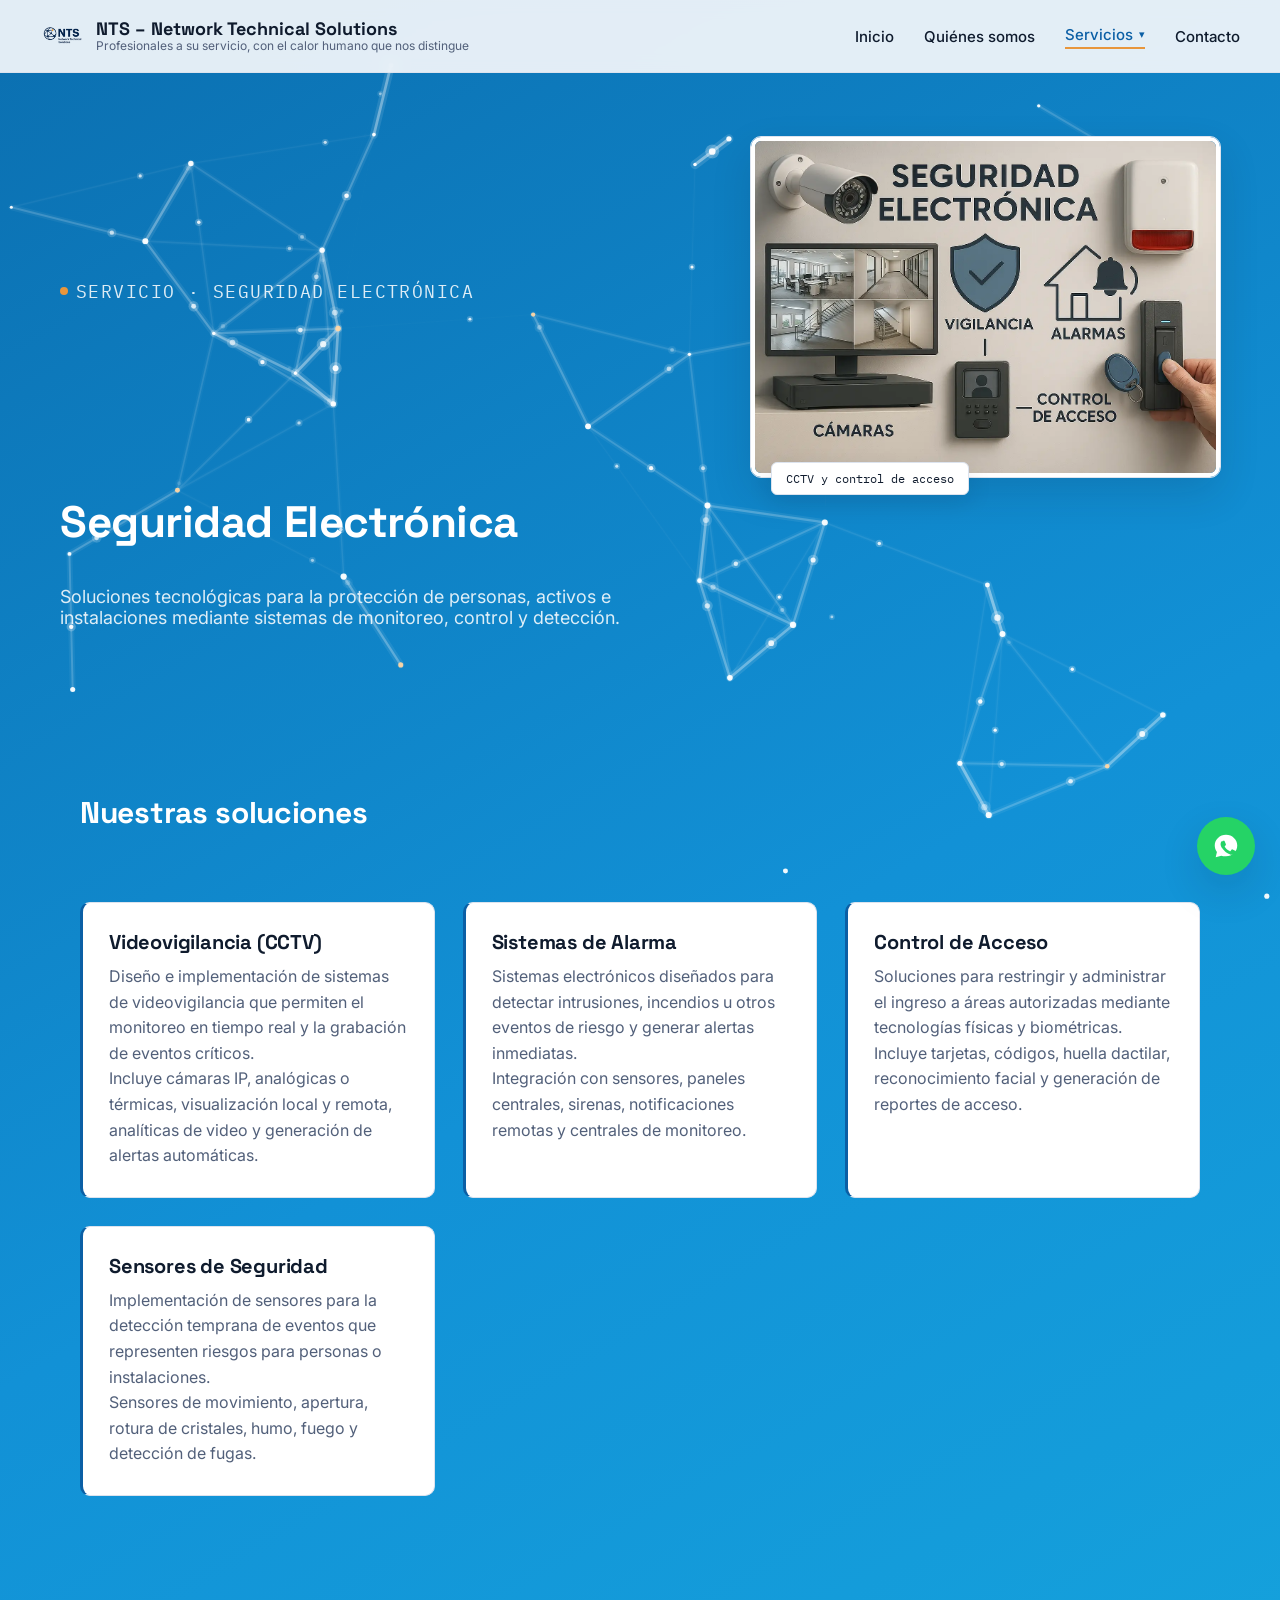
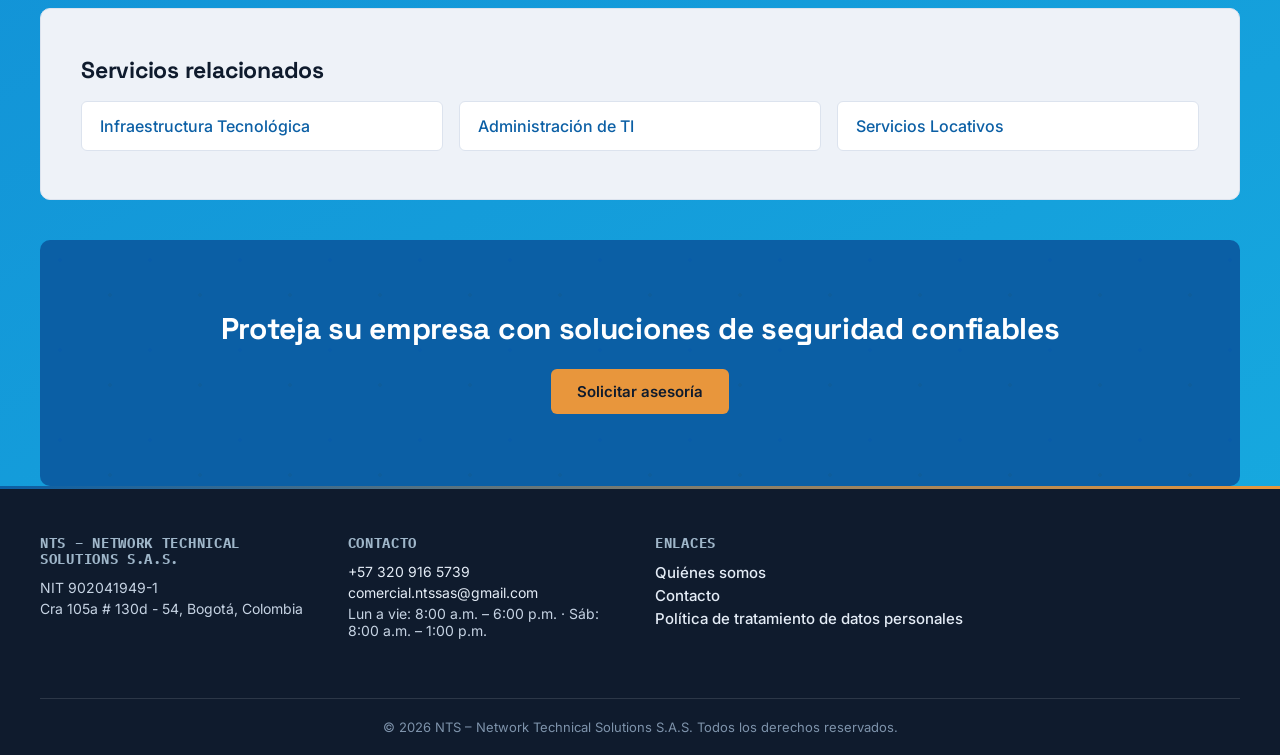
<file: servicios-seguridad-electronica.html>
<!DOCTYPE html>
<html lang="es">
<head>
    <meta charset="UTF-8">
    <title>Seguridad Electrónica | NTS</title>
    <meta name="viewport" content="width=device-width, initial-scale=1.0">
    <meta name="description" content="CCTV, control de acceso, alarmas y sensores de seguridad para proteger personas, activos e instalaciones de su empresa con tecnología confiable.">
    <link rel="canonical" href="https://ntssas.com/servicios-seguridad-electronica.html">

    <link rel="icon" href="img/favicon.ico" sizes="any">
    <link rel="icon" type="image/png" sizes="32x32" href="img/favicon-32.png">
    <link rel="apple-touch-icon" href="img/apple-touch-icon.png">

    <!-- Open Graph -->
    <meta property="og:type" content="website">
    <meta property="og:title" content="Seguridad Electrónica | NTS">
    <meta property="og:description" content="CCTV, control de acceso, alarmas y sensores de seguridad para proteger personas, activos e instalaciones de su empresa con tecnología confiable.">
    <meta property="og:image" content="https://ntssas.com/img/og-image.webp">
    <meta property="og:url" content="https://ntssas.com/servicios-seguridad-electronica.html">
    <meta property="og:locale" content="es_CO">
    <meta property="og:site_name" content="NTS &ndash; Network Technical Solutions">

    <!-- Twitter Card -->
    <meta name="twitter:card" content="summary_large_image">
    <meta name="twitter:title" content="Seguridad Electrónica | NTS">
    <meta name="twitter:description" content="CCTV, control de acceso, alarmas y sensores de seguridad para proteger personas, activos e instalaciones de su empresa con tecnología confiable.">
    <meta name="twitter:image" content="https://ntssas.com/img/og-image.webp">

    <link rel="preconnect" href="https://fonts.googleapis.com">
    <link rel="preconnect" href="https://fonts.gstatic.com" crossorigin>
    <link href="https://fonts.googleapis.com/css2?family=Space+Grotesk:wght@500;600;700&family=Inter:wght@400;500;600&family=IBM+Plex+Mono:wght@500&display=swap" rel="stylesheet">

    <link rel="stylesheet" href="css/styles.css">
    <script src="js/analytics.js"></script>
</head>

<body>
<canvas id="fondo-red" aria-hidden="true"></canvas>

<header>
    <figure class="logo">
        <img src="img/logo-nts.webp" alt="Logo NTS – Network Technical Solutions" width="220" height="220">
        <figcaption class="logo-text">
            <p class="brand-name">NTS &ndash; Network Technical Solutions</p>
            <p>Profesionales a su servicio, con el calor humano que nos distingue</p>
        </figcaption>
    </figure>

    <nav class="main-nav">
    <ul>
        <li><a href="index.html">Inicio</a></li>
        <li><a href="quienes-somos.html">Quiénes somos</a></li>
            <li class="dropdown">
            <button type="button" class="dropdown-toggle" aria-haspopup="true" aria-expanded="false" id="menu-servicios-btn" aria-current="true">
                Servicios <span class="chevron" aria-hidden="true">&#9662;</span>
            </button>
            <ul class="dropdown-content" role="menu" aria-labelledby="menu-servicios-btn">
                    <li role="none"><a role="menuitem" href="servicios-infraestructura.html">Infraestructura Tecnológica</a></li>
                    <li role="none"><a role="menuitem" href="servicios-administracion-ti.html">Administración de TI</a></li>
                    <li role="none"><a role="menuitem" href="servicios-locativos.html">Servicios Locativos</a></li>
                </ul>
        </li>
        <li><a href="contacto.html">Contacto</a></li>
    
    </ul>
    </nav>
</header>

<main>

<!-- HERO -->
<section class="hero">
    <p class="eyebrow">Servicio · Seguridad electrónica</p>
    <h1>Seguridad Electr&oacute;nica</h1>
    <p>Soluciones tecnol&oacute;gicas para la protecci&oacute;n de personas, activos e instalaciones mediante sistemas de monitoreo, control y detecci&oacute;n.</p>

    <figure class="hero-visual">
        <img src="img/seguridad.webp" alt="Cámara de videovigilancia instalada por NTS" width="1400" height="933" loading="eager" fetchpriority="high">
        <figcaption>CCTV y control de acceso</figcaption>
    </figure>
</section>

<!-- CONTENIDO -->
<section class="services-grid">
    <h2 class="section-title">Nuestras soluciones</h2>

    <article class="service-box">
                <h3>Videovigilancia (CCTV)</h3>
                <p>Dise&ntilde;o e implementaci&oacute;n de sistemas de videovigilancia que permiten el monitoreo en tiempo real y la grabaci&oacute;n de eventos cr&iacute;ticos.</p><p>Incluye c&aacute;maras IP, anal&oacute;gicas o t&eacute;rmicas, visualizaci&oacute;n local y remota, anal&iacute;ticas de video y generaci&oacute;n de alertas autom&aacute;ticas.</p>
            </article>
            <article class="service-box">
                <h3>Sistemas de Alarma</h3>
                <p>Sistemas electr&oacute;nicos dise&ntilde;ados para detectar intrusiones, incendios u otros eventos de riesgo y generar alertas inmediatas.</p><p>Integraci&oacute;n con sensores, paneles centrales, sirenas, notificaciones remotas y centrales de monitoreo.</p>
            </article>
            <article class="service-box">
                <h3>Control de Acceso</h3>
                <p>Soluciones para restringir y administrar el ingreso a &aacute;reas autorizadas mediante tecnolog&iacute;as f&iacute;sicas y biom&eacute;tricas.</p><p>Incluye tarjetas, c&oacute;digos, huella dactilar, reconocimiento facial y generaci&oacute;n de reportes de acceso.</p>
            </article>
            <article class="service-box">
                <h3>Sensores de Seguridad</h3>
                <p>Implementaci&oacute;n de sensores para la detecci&oacute;n temprana de eventos que representen riesgos para personas o instalaciones.</p><p>Sensores de movimiento, apertura, rotura de cristales, humo, fuego y detecci&oacute;n de fugas.</p>
            </article></section>

<!-- SERVICIOS RELACIONADOS -->
<aside aria-labelledby="servicios-relacionados-titulo">
    <h2 id="servicios-relacionados-titulo" class="section-title">Servicios relacionados</h2>
    <ul class="related-services">
        <li><a href="servicios-infraestructura.html">Infraestructura Tecnol&oacute;gica</a></li>
        <li><a href="servicios-administracion-ti.html">Administraci&oacute;n de TI</a></li>
        <li><a href="servicios-locativos.html">Servicios Locativos</a></li>
    </ul>
</aside>

<!-- CTA -->
<section class="cta">
    <h2>Proteja su empresa con soluciones de seguridad confiables</h2>
    <a href="contacto.html" class="btn btn--amber">Solicitar asesor&iacute;a</a>
</section>

</main>

<footer>
    <section>
        <h3>NTS &ndash; Network Technical Solutions S.A.S.</h3>
        <address>
            <p>NIT 902041949-1</p>
            <p>Cra 105a # 130d - 54, Bogot&aacute;, Colombia</p>
        </address>
    </section>
    <section>
        <h3>Contacto</h3>
        <address>
            <p><a href="tel:+573209165739">+57 320 916 5739</a></p>
            <p><a href="mailto:comercial.ntssas@gmail.com">comercial.ntssas@gmail.com</a></p>
            <p>Lun a vie: 8:00 a.m. &ndash; 6:00 p.m. &middot; S&aacute;b: 8:00 a.m. &ndash; 1:00 p.m.</p>
        </address>
    </section>
    <nav aria-label="Enlaces del pie de p&aacute;gina">
        <h3>Enlaces</h3>
        <p><a href="quienes-somos.html">Qui&eacute;nes somos</a></p>
        <p><a href="contacto.html">Contacto</a></p>
        <p><a href="politica-tratamiento-datos.html">Pol&iacute;tica de tratamiento de datos personales</a></p>
    </nav>
    <p class="footer-bottom">
        &copy; 2026 NTS &ndash; Network Technical Solutions S.A.S. Todos los derechos reservados.
    </p>
</footer>

<a href="https://wa.me/573209165739?text=Hola%2C%20quiero%20informaci%C3%B3n%20sobre%20los%20servicios%20de%20NTS"
   class="whatsapp"
   target="_blank"
   rel="noopener"
   aria-label="Escribir por WhatsApp">
    <img src="img/chat-icon.svg" width="32" height="32" alt="" aria-hidden="true">
</a>

<script src="js/fondo-red.js" defer></script>
<script src="js/nav.js"></script>
</body>
</html>
</file>
<file: css/styles.css>
/* =====================================================
   NTS — Design tokens
   Paleta clara y fría de "sala de control" con un
   acento ámbar (luz de estado) usado con moderación.
===================================================== */
:root {
    --color-fondo: #1291D6;
    --color-superficie: #FFFFFF;
    --color-texto: #0F1B2D;
    --color-texto-suave: #52607A;
    --color-primario: #0B5FA5;
    --color-primario-oscuro: #084677;
    --color-acento: #C46A00;       /* ámbar oscurecido para cumplir WCAG AA sobre blanco */
    --color-acento-suave: #E8963C;
    --color-tinta: #0F1B2D;        /* navy oscuro: footer, banda CTA alterna */
    --color-borde: #DCE3EE;
    --color-fondo-suave: #EEF2F8;
    --color-exito: #1e7e34;
    --color-error: #c0392b;

    --fuente-display: 'Space Grotesk', 'Segoe UI', Arial, sans-serif;
    --fuente-base: 'Inter', 'Segoe UI', Arial, sans-serif;
    --fuente-mono: 'IBM Plex Mono', 'Courier New', monospace;

    --radio-base: 10px;
    --radio-chico: 6px;
    --sombra-suave: 0 8px 24px rgba(15, 27, 45, 0.10);
    --sombra-media: 0 16px 40px rgba(15, 27, 45, 0.14);

    /* Motivo de firma: nodos de red conectados, como fondo repetible
       de muy baja opacidad (dos tramas de puntos desfasadas). */
    --patron-nodos: radial-gradient(circle at 20px 20px, rgba(11, 95, 165, 0.18) 1.6px, transparent 1.6px),
        radial-gradient(circle at 70px 55px, rgba(196, 106, 0, 0.16) 1.6px, transparent 1.6px);
}

/* =====================
   BASE
===================== */
* {
    box-sizing: border-box;
}

body {
    margin: 0;
    font-family: var(--fuente-base);
    color: var(--color-texto);
    background-color: var(--color-fondo);
    background-image: linear-gradient(150deg, #0B6FB0 0%, #1291D6 45%, #17ACE0 100%);
    -webkit-font-smoothing: antialiased;
    position: relative;
    overflow-x: hidden;
}

/* =====================
   FONDO DINÁMICO — red de fibra óptica
   #fondo-red es un <canvas> fijo detrás de todo el contenido: nodos
   blancos que flotan y se reacomodan todo el tiempo, conectados por
   haces con brillo sobre los que viaja un pulso de luz, sobre el nuevo
   azul vívido de marca. Las secciones con fondo propio (cta, footer,
   tarjetas blancas) lo cubren sin problema.
===================== */
#fondo-red {
    position: fixed;
    inset: 0;
    z-index: -1;
    width: 100%;
    height: 100%;
    display: block;
    pointer-events: none;
}

img {
    max-width: 100%;
}

a {
    color: var(--color-primario);
}

h1, h2, h3, h4 {
    font-family: var(--fuente-display);
    letter-spacing: -0.01em;
    line-height: 1.15;
}

a:focus-visible,
button:focus-visible,
input:focus-visible,
textarea:focus-visible,
.dropdown-toggle:focus-visible {
    outline: 3px solid var(--color-primario);
    outline-offset: 2px;
    border-radius: 2px;
}

/* =====================
   HEADER — barra compacta y sticky
===================== */
header {
    position: sticky;
    top: 0;
    z-index: 200;
    display: flex;
    align-items: center;
    justify-content: space-between;
    gap: 24px;
    padding: 14px 40px;
    background: rgba(246, 248, 251, 0.92);
    backdrop-filter: blur(8px);
    border-bottom: 1px solid var(--color-borde);
}

.logo {
    display: flex;
    align-items: center;
    gap: 12px;
    margin: 0;
}

.logo img {
    height: 44px;
    width: auto;
}

.logo-text {
    display: flex;
    flex-direction: column;
    line-height: 1.15;
}

.logo-text .brand-name {
    margin: 0;
    font-family: var(--fuente-display);
    font-size: 18px;
    font-weight: 700;
    color: var(--color-texto);
}

.logo-text p {
    margin: 0;
    font-size: 12px;
    color: var(--color-texto-suave);
}

@media (max-width: 640px) {
    .logo-text p {
        display: none;
    }
}

/* =====================
   MENÚ
===================== */
.main-nav > ul {
    display: flex;
    align-items: center;
    gap: 30px;
    flex-wrap: wrap;
    justify-content: flex-end;
    list-style: none;
    margin: 0;
    padding: 0;
}

.main-nav li {
    list-style: none;
}

nav a {
    text-decoration: none;
    color: var(--color-texto);
    font-weight: 500;
    font-size: 15px;
    white-space: nowrap;
    padding-bottom: 3px;
    border-bottom: 2px solid transparent;
}

nav a:hover,
nav a:focus-visible {
    color: var(--color-primario);
}

nav a[aria-current="page"] {
    border-bottom-color: var(--color-acento-suave);
}

/* =====================
   HERO — dos columnas vía CSS Grid, sin <div>:
   la figura ocupa la columna 2 y todas las filas; el resto
   del contenido se autoubica en la columna 1.
===================== */
.hero {
    display: grid;
    grid-template-columns: minmax(0, 1.15fr) minmax(0, 0.85fr);
    align-items: center;
    gap: 20px 56px;
    max-width: 1240px;
    margin: 0 auto;
    padding: 64px 40px;
}

.eyebrow {
    grid-column: 1;
    display: flex;
    align-items: center;
    gap: 8px;
    margin: 0 0 14px;
    font-family: var(--fuente-mono);
    font-size: 12px;
    letter-spacing: 0.08em;
    text-transform: uppercase;
    color: rgba(255, 255, 255, 0.92);
}

.eyebrow::before {
    content: "";
    width: 8px;
    height: 8px;
    border-radius: 50%;
    background: var(--color-acento-suave);
    flex-shrink: 0;
}

.hero h1 {
    grid-column: 1;
    font-size: 44px;
    max-width: 620px;
    margin: 0 0 18px;
    color: #ffffff;
}

.hero p {
    grid-column: 1;
    font-size: 18px;
    max-width: 560px;
    color: rgba(255, 255, 255, 0.86);
    margin: 0 0 32px;
}

.hero .btn {
    grid-column: 1;
    justify-self: start;
}

.hero-visual {
    grid-column: 2;
    grid-row: 1 / -1;
    margin: 0;
    position: relative;
}

.hero-visual img {
    display: block;
    width: 100%;
    height: 340px;
    object-fit: cover;
    border-radius: var(--radio-base);
    box-shadow: var(--sombra-media);
    border: 4px solid var(--color-superficie);
    outline: 1px solid var(--color-borde);
}

.hero-visual figcaption {
    position: absolute;
    left: 20px;
    bottom: -18px;
    background: var(--color-superficie);
    border: 1px solid var(--color-borde);
    border-radius: var(--radio-chico);
    padding: 8px 14px;
    font-family: var(--fuente-mono);
    font-size: 12px;
    color: var(--color-texto);
    box-shadow: var(--sombra-suave);
}

@media (max-width: 860px) {
    .hero {
        grid-template-columns: 1fr;
        padding: 40px 24px;
        text-align: left;
    }

    .hero-visual {
        grid-column: 1;
        grid-row: auto;
        order: -1;
        margin-bottom: 28px;
    }

    .hero-visual img {
        height: 220px;
    }

    .hero h1 {
        grid-column: 1;
        font-size: 30px;
        max-width: none;
    }

    .hero p {
        grid-column: 1;
        max-width: none;
    }
}

/* =====================
   BOTONES
===================== */
.btn {
    display: inline-block;
    padding: 13px 26px;
    background-color: var(--color-primario);
    color: #ffffff;
    text-decoration: none;
    border: none;
    border-radius: var(--radio-chico);
    font-weight: 600;
    font-size: 15px;
    cursor: pointer;
    transition: background-color 0.15s ease, transform 0.15s ease;
}

.btn:hover {
    background-color: var(--color-primario-oscuro);
    transform: translateY(-1px);
}

.btn:disabled {
    opacity: 0.6;
    cursor: not-allowed;
    transform: none;
}

.btn--amber {
    background-color: var(--color-acento-suave);
    color: var(--color-tinta);
}

.btn--amber:hover {
    background-color: var(--color-acento);
    color: #ffffff;
}

.btn--ghost {
    background: transparent;
    color: inherit;
    border: 1.5px solid currentColor;
}

.btn--ghost:hover {
    background: rgba(255, 255, 255, 0.12);
    transform: translateY(-1px);
}

/* =====================
   SECCIONES
===================== */
section {
    padding: 72px 40px;
    max-width: 1200px;
    margin: auto;
}

.section-title {
    font-size: 30px;
    margin: 0 0 44px;
    color: #ffffff;
}

/* Dentro de <aside> el fondo sigue siendo el panel claro (--color-fondo-suave),
   así que el título vuelve al texto oscuro habitual para seguir siendo legible. */
aside .section-title {
    color: var(--color-texto);
}

/* =====================
   SERVICIOS
===================== */
.services-grid {
    display: grid;
    grid-template-columns: repeat(auto-fit, minmax(260px, 1fr));
    gap: 28px;
}

.services-grid > .section-title {
    grid-column: 1 / -1;
}

.service-box {
    background: var(--color-superficie);
    border: 1px solid var(--color-borde);
    border-left: 3px solid var(--color-primario);
    border-radius: var(--radio-base);
    padding: 28px 26px;
    transition: border-left-color 0.15s ease, box-shadow 0.15s ease, transform 0.15s ease;
}

.service-box:hover {
    border-left-color: var(--color-acento-suave);
    box-shadow: var(--sombra-suave);
    transform: translateY(-2px);
}

.service-icon {
    width: 30px;
    height: 30px;
    color: var(--color-primario);
    margin-bottom: 16px;
}

.service-box:hover .service-icon {
    color: var(--color-acento);
}

.service-box h3 {
    margin: 0 0 10px;
    font-size: 20px;
}

.service-box p {
    color: var(--color-texto-suave);
    line-height: 1.6;
    margin: 0;
}

/* =====================
   PROCESO / TIMELINE — nodos conectados por una línea,
   coherente con el motivo de "red" de la marca.
===================== */
.process {
    display: grid;
    grid-template-columns: repeat(auto-fit, minmax(220px, 1fr));
    gap: 34px 30px;
    list-style: none;
    margin: 0;
    padding: 26px 0 0;
    position: relative;
}

.process::before {
    content: "";
    position: absolute;
    top: 15px;
    left: 4%;
    right: 4%;
    height: 2px;
    background: repeating-linear-gradient(90deg, rgba(255, 255, 255, 0.4) 0 8px, transparent 8px 14px);
}

@media (max-width: 700px) {
    .process::before {
        display: none;
    }
}

.process-step {
    position: relative;
    padding-left: 4px;
}

.process-step h3 {
    font-size: 17px;
    margin: 14px 0 6px;
    color: #ffffff;
}

.process-step p {
    color: rgba(255, 255, 255, 0.82);
    margin: 0;
}

.process-step .step-number {
    position: relative;
    z-index: 1;
    display: inline-flex;
    align-items: center;
    justify-content: center;
    width: 32px;
    height: 32px;
    border-radius: 50%;
    background: var(--color-superficie);
    border: 2px solid var(--color-primario);
    color: var(--color-primario);
    font-family: var(--fuente-mono);
    font-size: 13px;
    font-weight: 600;
}

/* =====================
   CTA — banda de acento en azul de marca
===================== */
.cta {
    background-color: var(--color-primario);
    background-image: var(--patron-nodos);
    background-size: 90px 90px, 90px 90px;
    background-blend-mode: soft-light;
    color: #ffffff;
    text-align: center;
    padding: 72px 40px;
    border-radius: var(--radio-base);
    max-width: 1200px;
}

.cta h2 {
    font-size: 30px;
    margin: 0 0 22px;
    color: #ffffff;
}

/* =====================
   FOOTER
===================== */
footer {
    background-color: var(--color-tinta);
    color: #ffffff;
    padding-block: 46px 20px;
    padding-inline: max(20px, calc((100% - 1200px) / 2));
    font-size: 14px;
    display: grid;
    grid-template-columns: repeat(auto-fit, minmax(220px, 1fr));
    gap: 30px;
    border-top: 3px solid transparent;
    border-image: linear-gradient(90deg, var(--color-primario), var(--color-acento-suave)) 1;
}

footer section {
    padding: 0;
    max-width: none;
    margin: 0;
}

footer address {
    font-style: normal;
    margin: 0;
}

footer h3 {
    margin: 0 0 12px;
    font-size: 14px;
    font-family: var(--fuente-mono);
    letter-spacing: 0.05em;
    text-transform: uppercase;
    color: #9FB6C9;
}

footer a {
    color: #E4ECF6;
    text-decoration: none;
}

footer a:hover,
footer a:focus-visible {
    text-decoration: underline;
    color: var(--color-acento-suave);
}

footer p {
    margin: 4px 0;
    color: #C6D3E3;
}

.footer-bottom {
    grid-column: 1 / -1;
    margin: 25px 0 0;
    padding-top: 20px;
    border-top: 1px solid rgba(255, 255, 255, 0.12);
    text-align: center;
    color: #7E93AB;
    font-size: 13px;
}

/* =====================
   MENÚ DESPLEGABLE
===================== */
.dropdown {
    position: relative;
    display: inline-block;
}

.dropdown-toggle {
    background: none;
    border: none;
    padding: 0;
    color: var(--color-texto);
    font-weight: 500;
    font-size: 15px;
    font-family: inherit;
    cursor: pointer;
    display: inline-flex;
    align-items: center;
    gap: 6px;
    white-space: nowrap;
}

.dropdown-toggle:hover {
    color: var(--color-primario);
}

.dropdown-toggle[aria-current="true"] {
    color: var(--color-primario);
    border-bottom: 2px solid var(--color-acento-suave);
    padding-bottom: 3px;
}

.dropdown-toggle .chevron {
    font-size: 11px;
    transition: transform 0.2s ease;
}

.dropdown.is-open .dropdown-toggle .chevron {
    transform: rotate(180deg);
}

.dropdown-content {
    display: none;
    position: absolute;
    top: 100%;
    right: 0;
    background: var(--color-superficie);
    min-width: 250px;
    box-shadow: var(--sombra-media);
    border-radius: var(--radio-base);
    border: 1px solid var(--color-borde);
    overflow: hidden;
    z-index: 1000;
    list-style: none;
    margin: 0;
    padding: 0;
}

.dropdown-content a {
    display: block;
    padding: 12px 18px;
    color: var(--color-texto);
    text-decoration: none;
    font-size: 14px;
    border-bottom: none;
}

.dropdown-content a:hover,
.dropdown-content a:focus-visible {
    background: var(--color-fondo-suave);
    color: var(--color-primario);
}

.dropdown.is-open .dropdown-content {
    display: block;
}

@media (hover: hover) and (pointer: fine) {
    .dropdown:hover .dropdown-content {
        display: block;
    }
}

/* =====================
   BOTÓN FLOTANTE DE WHATSAPP
===================== */
.whatsapp {
    position: fixed;
    bottom: 25px;
    right: 25px;
    background: #25D366;
    width: 58px;
    height: 58px;
    border-radius: 50%;
    display: flex;
    align-items: center;
    justify-content: center;
    box-shadow: var(--sombra-media);
    z-index: 1000;
    transition: transform 0.15s ease;
}

.whatsapp:hover {
    transform: scale(1.06);
}

.whatsapp img {
    width: 30px;
    height: 30px;
}

/* =====================
   PÁGINA DE CONTACTO
===================== */
.contact-cards {
    display: grid;
    grid-template-columns: repeat(auto-fit, minmax(200px, 1fr));
    gap: 18px;
    margin: 0 0 10px;
    padding: 0;
    list-style: none;
}

.contact-card {
    display: grid;
    grid-template-columns: auto 1fr;
    column-gap: 14px;
    align-items: start;
    padding: 18px;
    border: 1px solid var(--color-borde);
    border-radius: var(--radio-base);
    background: var(--color-superficie);
}

.contact-card .icon {
    grid-row: 1 / -1;
    grid-column: 1;
    width: 22px;
    height: 22px;
    color: var(--color-primario);
}

.contact-card h3 {
    grid-column: 2;
    margin: 0 0 4px;
    font-size: 15px;
    font-family: var(--fuente-base);
    font-weight: 600;
}

.contact-card p,
.contact-card a {
    grid-column: 2;
    margin: 0;
    font-size: 15px;
    color: var(--color-texto);
    text-decoration: none;
}

.contact-card a:hover {
    color: var(--color-primario);
}

.map-embed {
    border: 0;
    border-radius: var(--radio-base);
    width: 100%;
    height: 320px;
    margin-top: 30px;
    filter: grayscale(0.15);
}

/* Formulario */
.form-field {
    margin: 0 0 18px;
    display: flex;
    flex-direction: column;
}

.contact-form label {
    font-size: 13px;
    font-weight: 600;
    margin-bottom: 6px;
    font-family: var(--fuente-mono);
    letter-spacing: 0.02em;
    text-transform: uppercase;
    color: var(--color-texto-suave);
}

.contact-form input[type="text"],
.contact-form input[type="email"],
.contact-form input[type="tel"],
.contact-form textarea {
    padding: 12px 14px;
    border: 1px solid var(--color-borde);
    border-radius: var(--radio-chico);
    font-size: 15px;
    font-family: var(--fuente-base);
    width: 100%;
    background: var(--color-superficie);
}

.contact-form input:focus,
.contact-form textarea:focus {
    border-color: var(--color-primario);
}

.contact-form input[aria-invalid="true"],
.contact-form textarea[aria-invalid="true"] {
    border-color: var(--color-error);
}

.field-error {
    color: var(--color-error);
    font-size: 13px;
    margin-top: 4px;
    min-height: 16px;
}

.form-check {
    display: flex;
    align-items: flex-start;
    gap: 8px;
    font-size: 14px;
    margin-bottom: 18px;
}

.form-check input {
    margin-top: 4px;
}

/* Honeypot: oculto para personas, visible para bots */
.hp-field {
    position: absolute;
    left: -9999px;
    width: 1px;
    height: 1px;
    overflow: hidden;
    margin: 0;
}

.form-status {
    min-height: 20px;
    font-size: 14px;
    margin-top: 4px;
}

.form-status--pending {
    color: var(--color-texto-suave);
}

.form-status--success {
    color: var(--color-exito);
    font-weight: bold;
}

.form-status--error {
    color: var(--color-error);
    font-weight: bold;
}

/* =====================
   ASIDE (contenido complementario)
===================== */
aside {
    background-color: var(--color-fondo-suave);
    padding: 48px 40px;
    max-width: 1200px;
    margin: 40px auto;
    border-radius: var(--radio-base);
    border: 1px solid var(--color-borde);
}

aside .section-title {
    font-size: 23px;
    margin-bottom: 18px;
}

.related-services,
.quick-contact,
.quick-facts {
    list-style: none;
    margin: 0;
    padding: 0;
    display: grid;
    grid-template-columns: repeat(auto-fit, minmax(200px, 1fr));
    gap: 16px;
}

.related-services a,
.quick-contact a {
    display: block;
    padding: 14px 18px;
    background: var(--color-superficie);
    border: 1px solid var(--color-borde);
    border-radius: var(--radio-chico);
    text-decoration: none;
    font-weight: 500;
}

.related-services a:hover,
.quick-contact a:hover,
.related-services a:focus-visible,
.quick-contact a:focus-visible {
    border-color: var(--color-primario);
    color: var(--color-primario);
}

.quick-facts li {
    padding: 14px 18px;
    background: var(--color-superficie);
    border: 1px solid var(--color-borde);
    border-radius: var(--radio-chico);
}

.document-index {
    margin: 0;
    padding-left: 20px;
}

.document-index li {
    margin-bottom: 8px;
}

/* =====================
   TABLA DE HORARIO (dl/dt/dd vía CSS Grid)
===================== */
.schedule-caption {
    text-align: left;
    font-size: 14px;
    color: var(--color-texto-suave);
    margin: 0 0 10px;
}

.schedule-list {
    display: grid;
    grid-template-columns: minmax(160px, auto) 1fr;
    margin: 0;
    background: var(--color-superficie);
    border-radius: var(--radio-base);
    overflow: hidden;
    border: 1px solid var(--color-borde);
}

.schedule-list dt,
.schedule-list dd {
    padding: 12px 16px;
    border-bottom: 1px solid var(--color-borde);
}

.schedule-list dt {
    font-weight: 600;
    background: var(--color-fondo-suave);
    font-family: var(--fuente-mono);
    font-size: 13px;
}

.schedule-list dd {
    margin: 0;
    color: var(--color-texto);
}

.schedule-list dt:nth-last-of-type(1),
.schedule-list dd:nth-last-of-type(1) {
    border-bottom: none;
}

@media (max-width: 480px) {
    .schedule-list {
        grid-template-columns: 1fr;
    }

    .schedule-list dt {
        border-bottom: none;
        padding-bottom: 4px;
    }

    .schedule-list dd {
        padding-top: 0;
    }
}

/* =====================
   MODO CELULAR
===================== */
@media (max-width: 768px) {
    header {
        flex-wrap: wrap;
        padding: 14px 20px;
    }

    .main-nav > ul {
        gap: 14px;
        justify-content: center;
    }

    .dropdown-content {
        position: static;
        box-shadow: none;
        width: 100%;
        text-align: center;
    }

    section {
        padding: 48px 20px;
    }

    .cta {
        border-radius: 0;
        max-width: none;
    }

    footer {
        text-align: center;
    }
}
</file>
